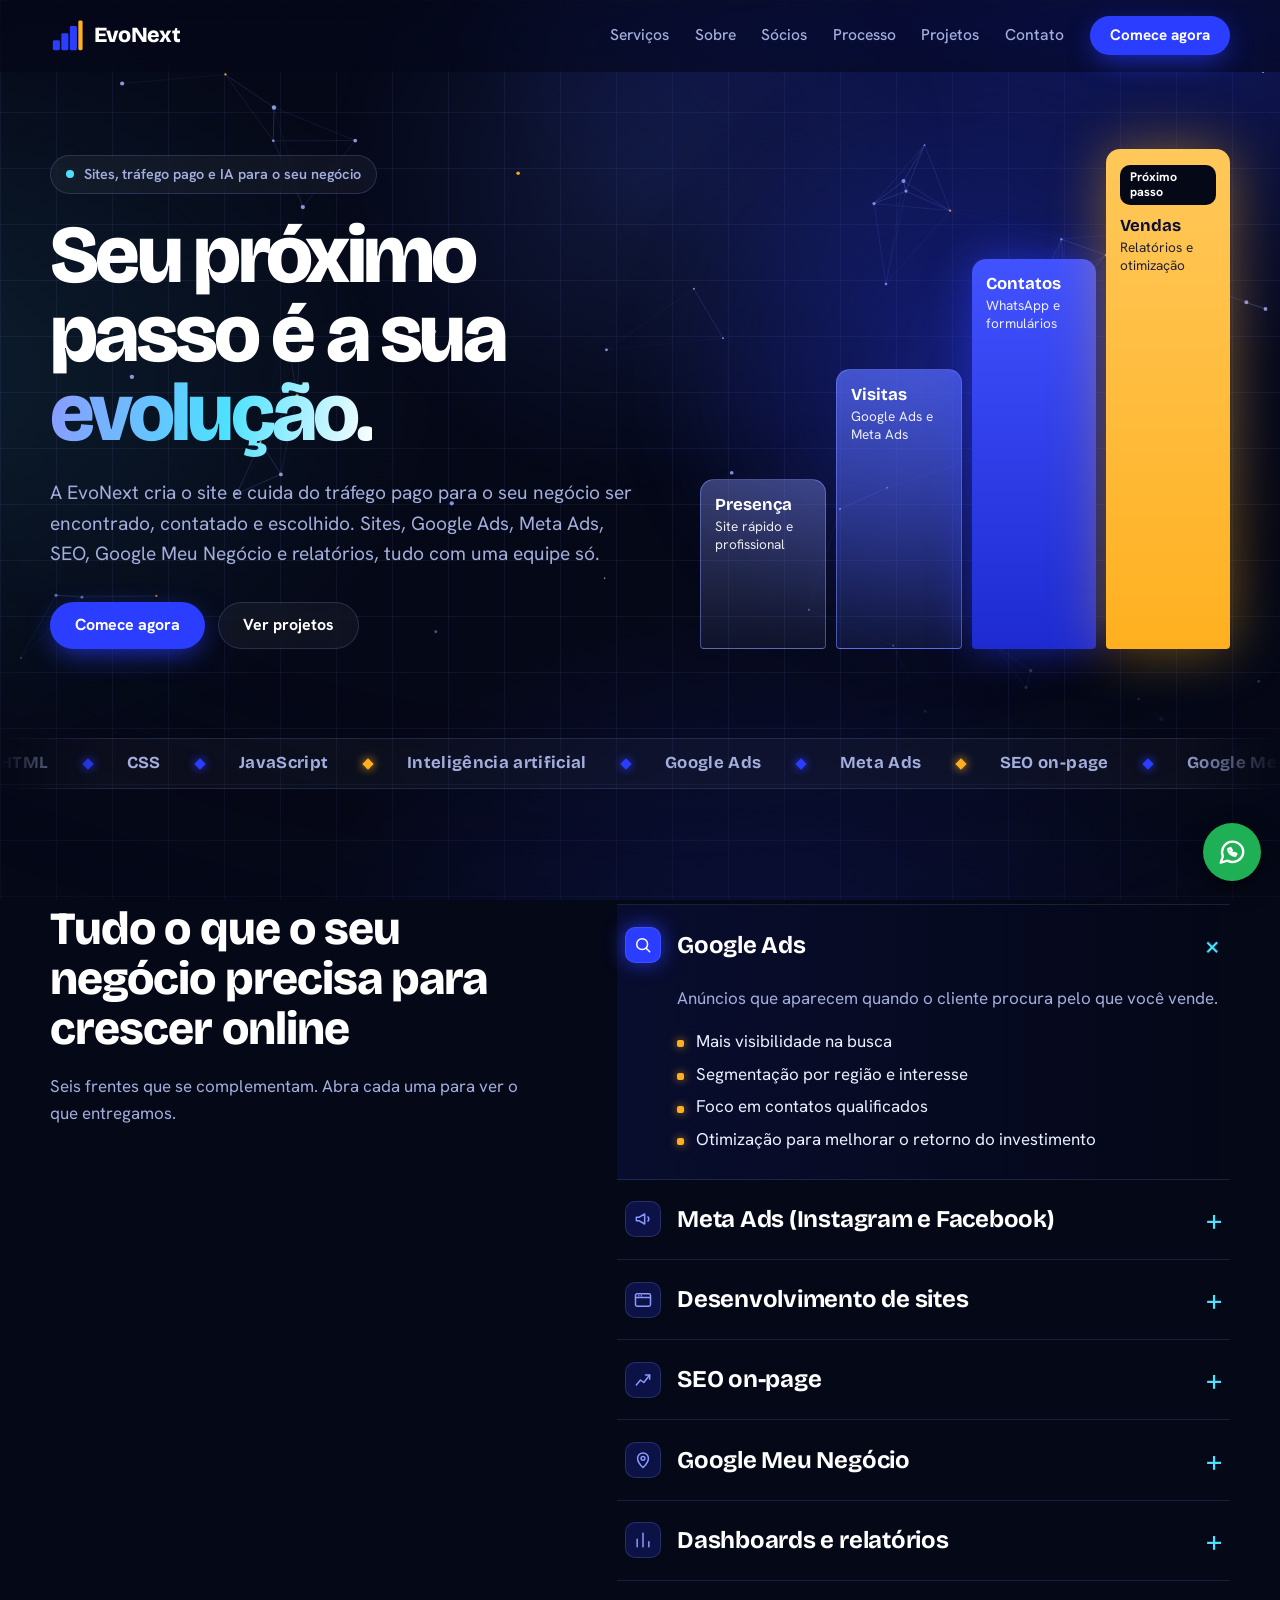
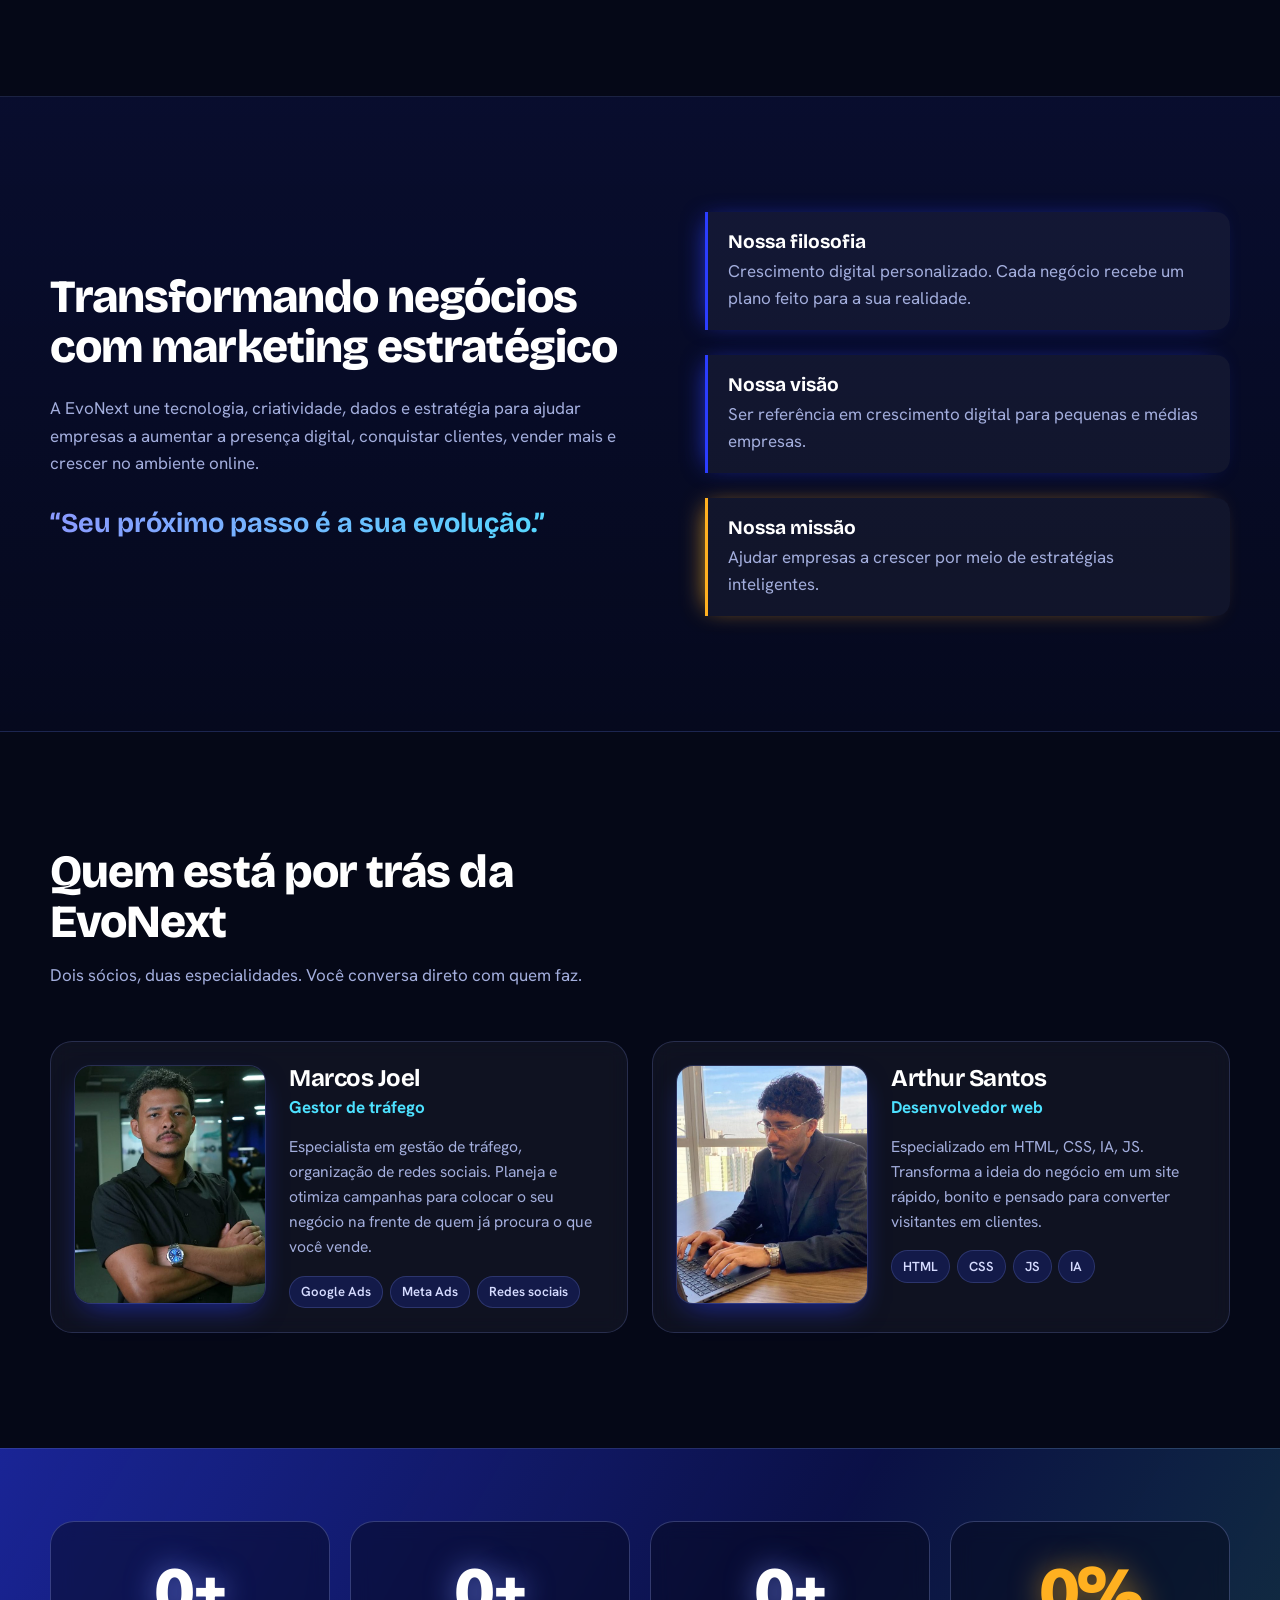
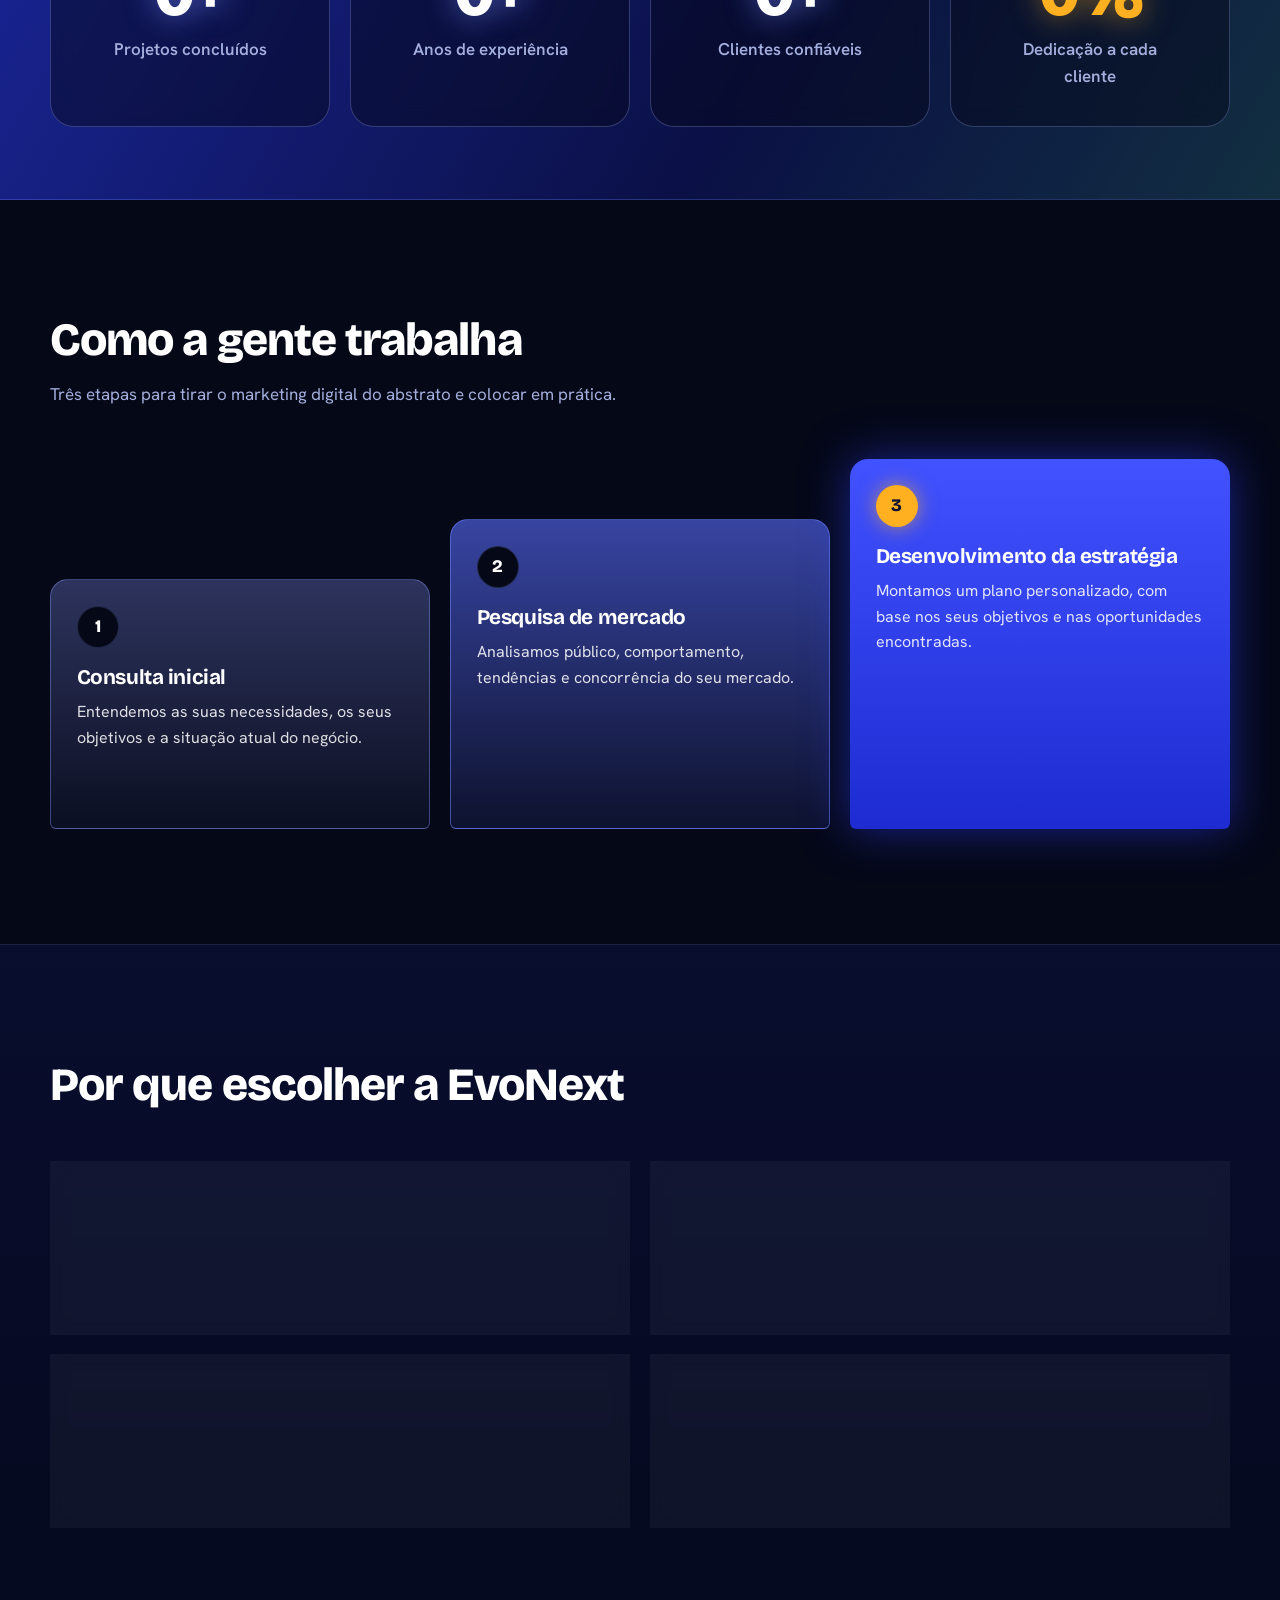
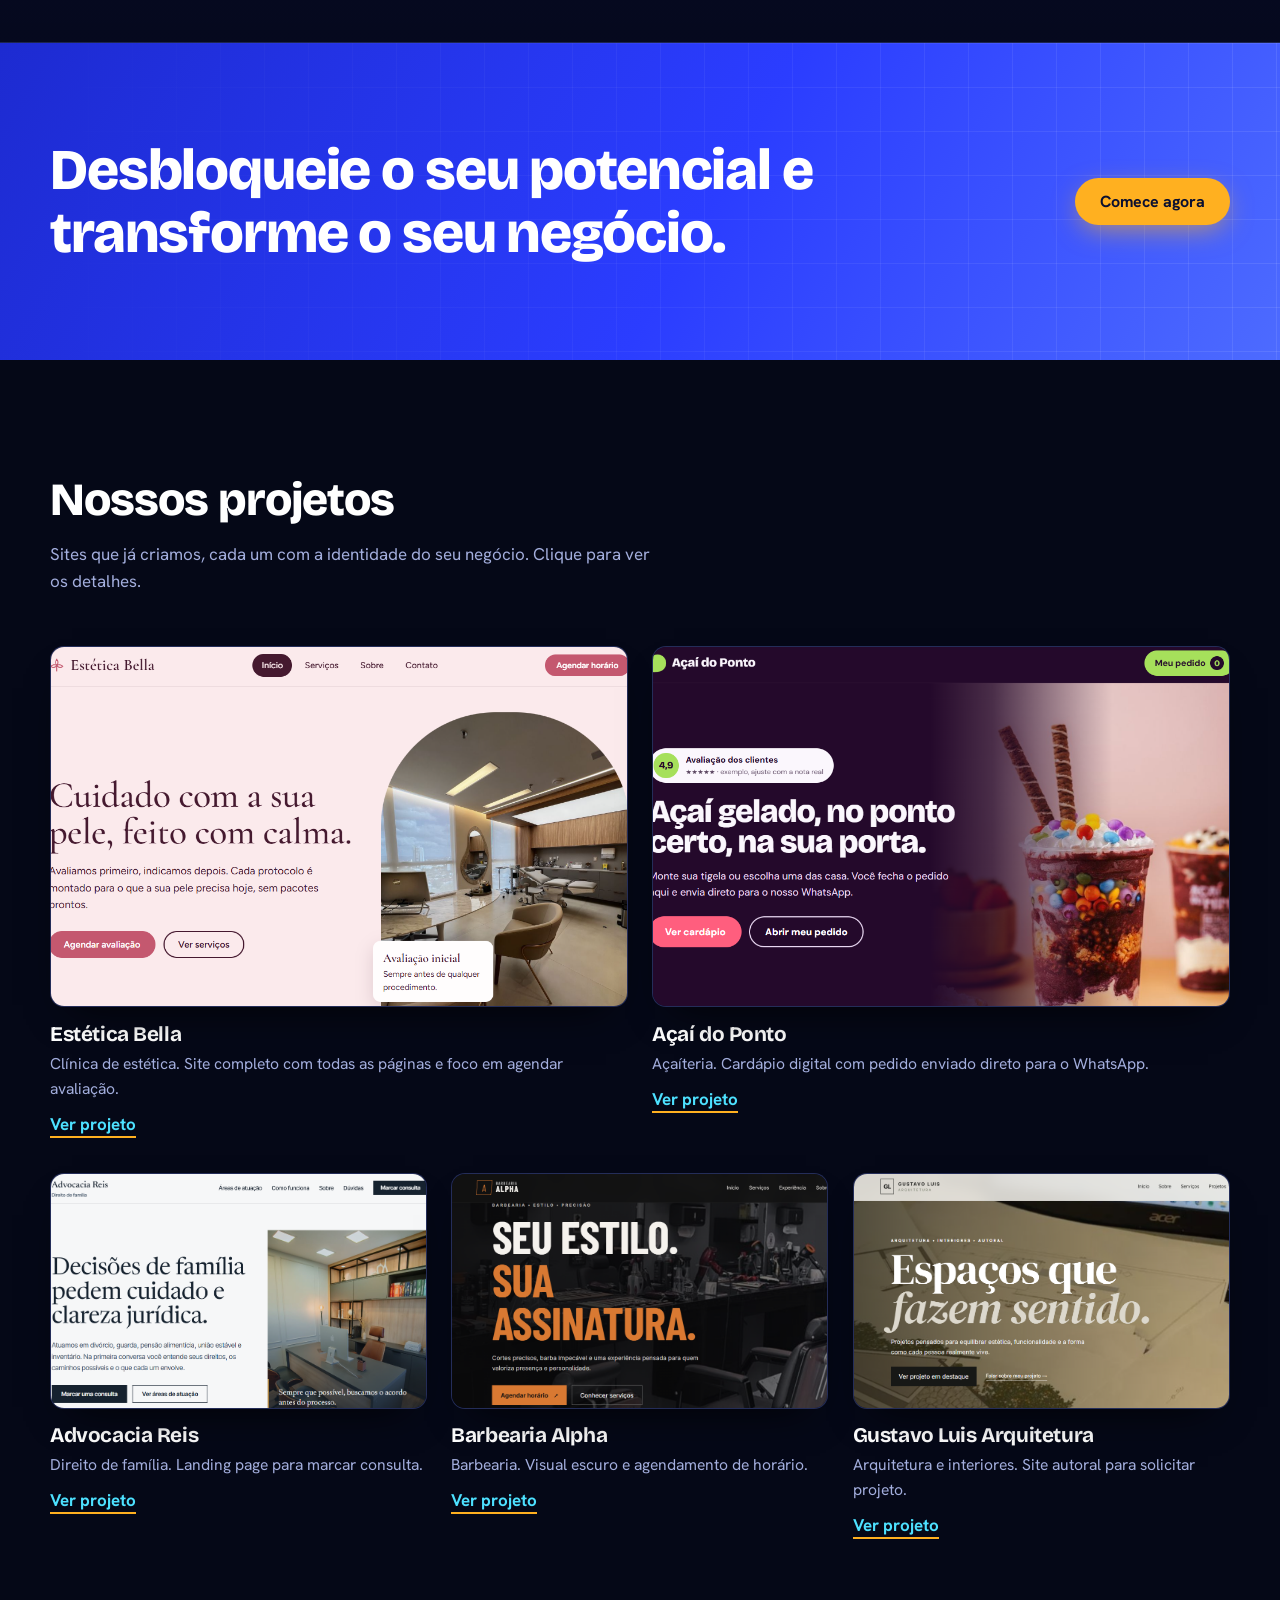
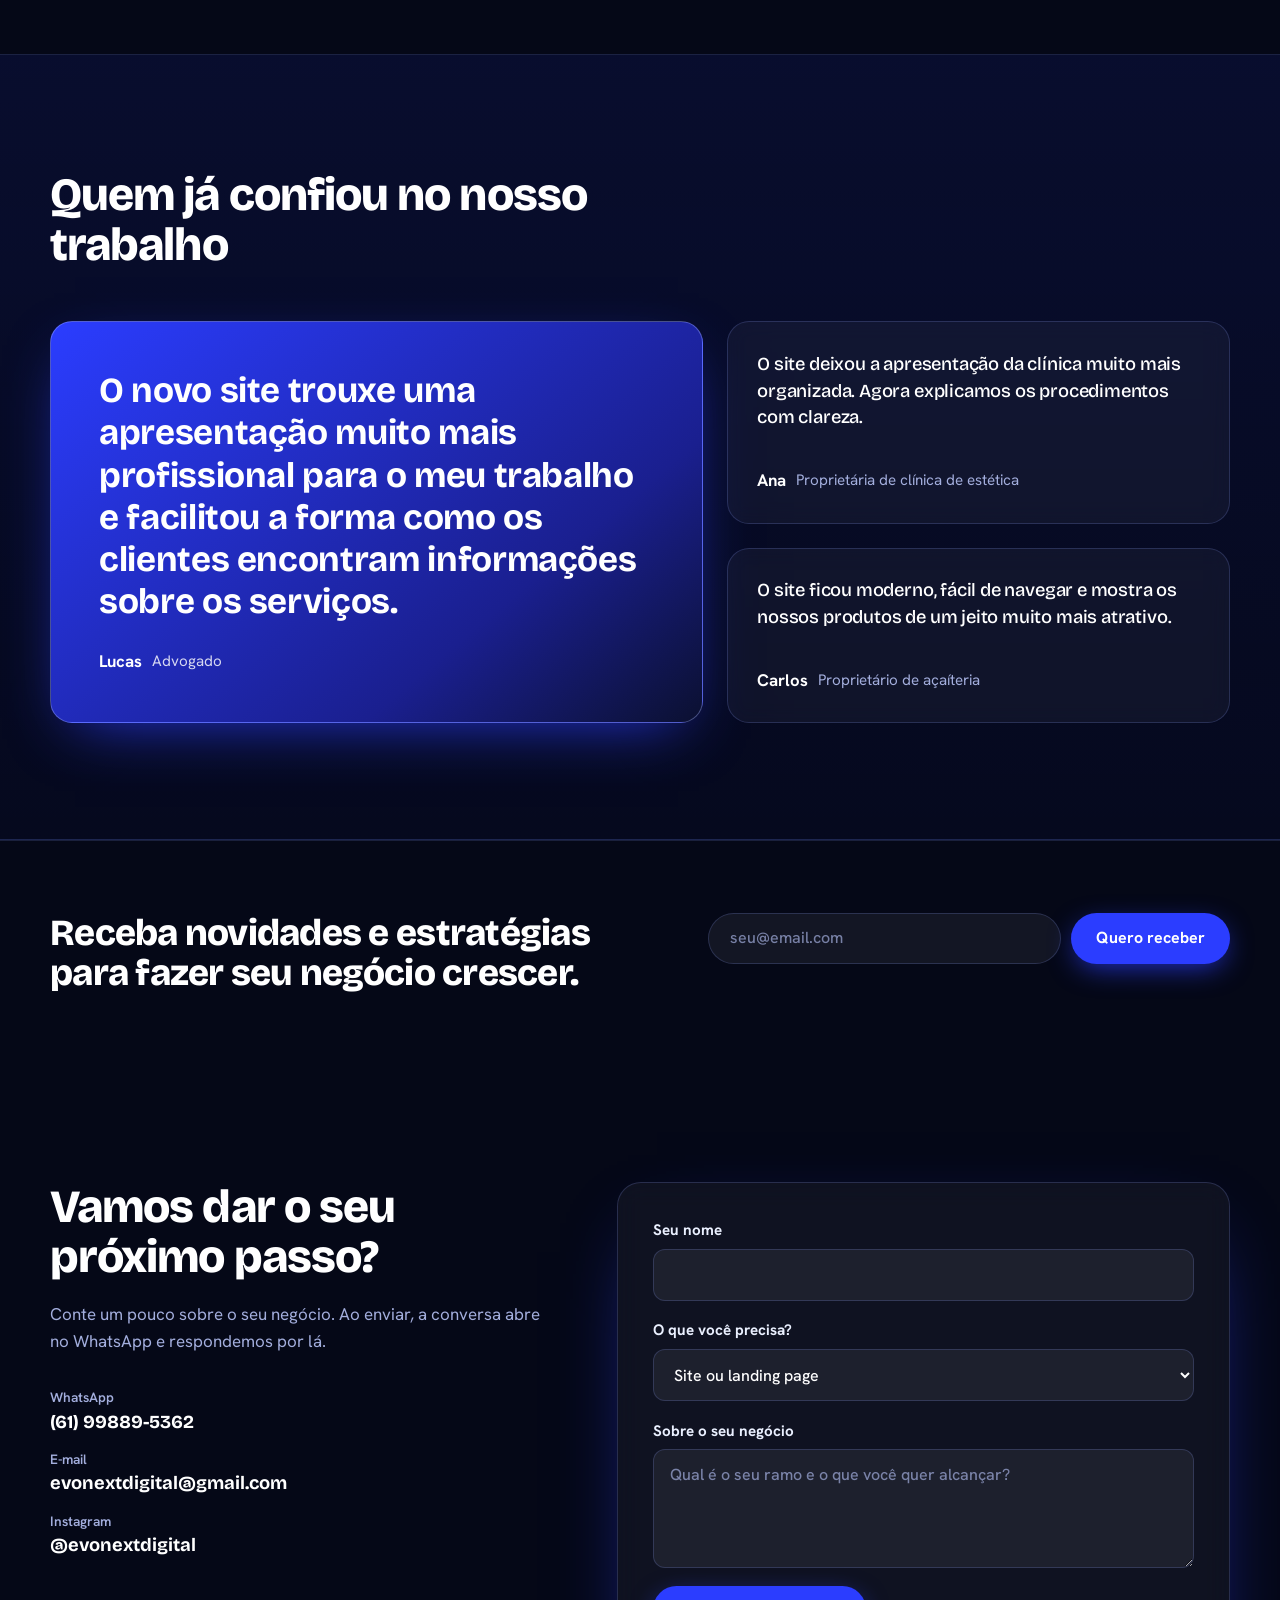
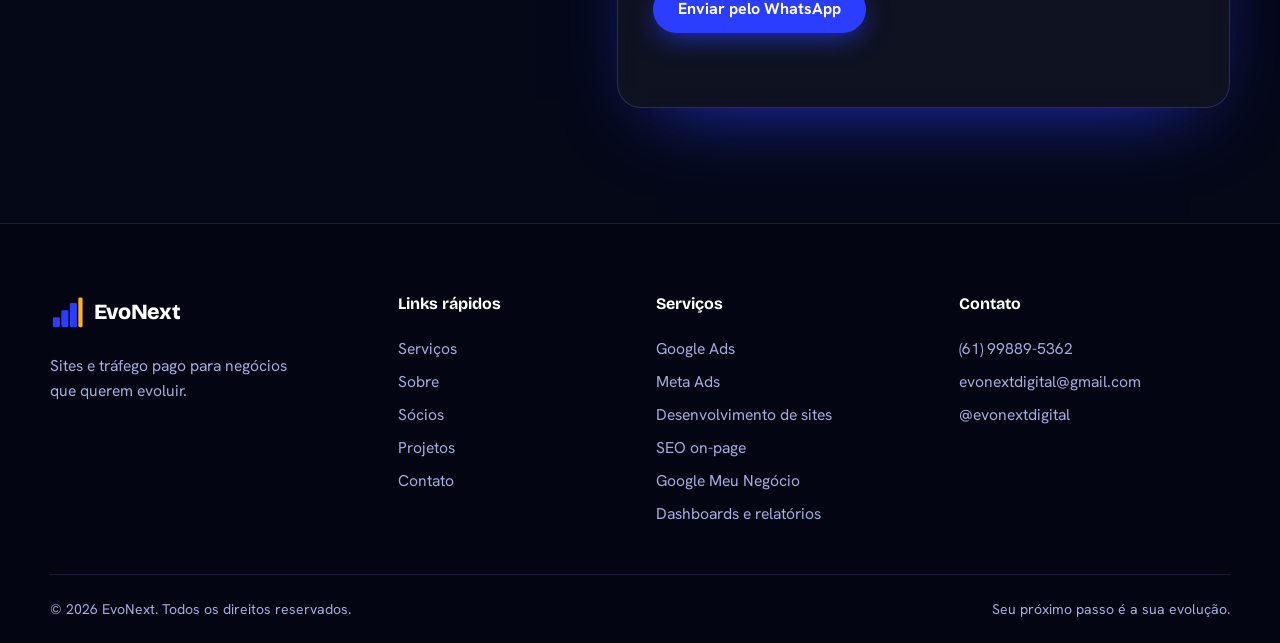
<file: index.html>
<!DOCTYPE html>
<html lang="pt-BR">
<head>
  <meta charset="UTF-8">
  <meta name="viewport" content="width=device-width, initial-scale=1">
  <title>EvoNext | Sites e tráfego pago para o seu negócio crescer</title>
  <meta name="description" content="A EvoNext cria sites e gerencia tráfego pago (Google Ads e Meta Ads) para empresas que querem ser encontradas, contatadas e escolhidas. Seu próximo passo é a sua evolução.">
  <meta name="theme-color" content="#050817">
  <link rel="icon" type="image/svg+xml" href="images/favicon.svg">
  <link rel="preconnect" href="https://fonts.googleapis.com">
  <link rel="preconnect" href="https://fonts.gstatic.com" crossorigin>
  <link href="https://fonts.googleapis.com/css2?family=Bricolage+Grotesque:opsz,wght@12..96,500;12..96,700;12..96,800&family=Hanken+Grotesk:wght@400;500;600;700&display=swap" rel="stylesheet">
  <link rel="stylesheet" href="css/style.css">
</head>
<body>
  <a class="skip" href="#conteudo">Ir para o conteúdo</a>

  <!-- HEADER -->
  <header class="site-header" id="topo">
    <div class="wrap header-in">
      <a class="brand" href="#topo" aria-label="EvoNext, início">
        <img src="images/logo.svg" alt="" width="34" height="34">
        <span>EvoNext</span>
      </a>
      <nav class="nav" id="menu" aria-label="Principal">
        <a href="#servicos">Serviços</a>
        <a href="#sobre">Sobre</a>
        <a href="#socios">Sócios</a>
        <a href="#processo">Processo</a>
        <a href="#projetos">Projetos</a>
        <a href="#contato">Contato</a>
        <a class="btn btn-primary nav-cta" data-whatsapp data-msg="Olá! Vim pelo site da EvoNext e quero começar agora." href="#contato">Comece agora</a>
      </nav>
      <button class="burger" id="burger" aria-expanded="false" aria-controls="menu" aria-label="Abrir menu">
        <span></span><span></span><span></span>
      </button>
    </div>
  </header>

  <main id="conteudo">

    <!-- HERO -->
    <section class="hero">
      <canvas id="fx" class="hero-canvas" aria-hidden="true"></canvas>
      <div class="wrap hero-grid">
        <div class="hero-copy">
          <p class="chip"><span class="dot" aria-hidden="true"></span>Sites, tráfego pago e IA para o seu negócio</p>
          <h1>Seu próximo passo é a sua <span class="grad">evolução.</span></h1>
          <p class="lead">A EvoNext cria o site e cuida do tráfego pago para o seu negócio ser encontrado, contatado e escolhido. Sites, Google Ads, Meta Ads, SEO, Google Meu Negócio e relatórios, tudo com uma equipe só.</p>
          <div class="cta-row">
            <a class="btn btn-primary" data-whatsapp data-msg="Olá! Quero conversar sobre um site e tráfego pago para o meu negócio." href="#contato">Comece agora</a>
            <a class="btn btn-ghost" href="#projetos">Ver projetos</a>
          </div>
        </div>

        <ol class="stairs" aria-label="Como o seu negócio evolui com a EvoNext">
          <li class="step s1"><b>Presença</b><span>Site rápido e profissional</span></li>
          <li class="step s2"><b>Visitas</b><span>Google Ads e Meta Ads</span></li>
          <li class="step s3"><b>Contatos</b><span>WhatsApp e formulários</span></li>
          <li class="step s4"><i class="next">Próximo passo</i><b>Vendas</b><span>Relatórios e otimização</span></li>
        </ol>
      </div>
    </section>

    <!-- FAIXA DE TECNOLOGIAS -->
    <div class="marquee" aria-hidden="true">
      <div class="marquee-track">
        <span>HTML</span><span>CSS</span><span>JavaScript</span><span>Inteligência artificial</span><span>Google Ads</span><span>Meta Ads</span><span>SEO on-page</span><span>Google Meu Negócio</span><span>Dashboards</span><span>Redes sociais</span>
        <span>HTML</span><span>CSS</span><span>JavaScript</span><span>Inteligência artificial</span><span>Google Ads</span><span>Meta Ads</span><span>SEO on-page</span><span>Google Meu Negócio</span><span>Dashboards</span><span>Redes sociais</span>
      </div>
    </div>

    <!-- SERVIÇOS -->
    <section class="sec" id="servicos">
      <div class="wrap split">
        <div class="split-head">
          <h2>Tudo o que o seu negócio precisa para crescer online</h2>
          <p class="muted">Seis frentes que se complementam. Abra cada uma para ver o que entregamos.</p>
        </div>

        <div class="acc">
          <details name="servico" open>
            <summary>
              <svg viewBox="0 0 24 24" aria-hidden="true"><circle cx="11" cy="11" r="6.5"/><path d="m20 20-4.2-4.2"/></svg>
              <span>Google Ads</span>
            </summary>
            <div class="acc-body">
              <p>Anúncios que aparecem quando o cliente procura pelo que você vende.</p>
              <ul><li>Mais visibilidade na busca</li><li>Segmentação por região e interesse</li><li>Foco em contatos qualificados</li><li>Otimização para melhorar o retorno do investimento</li></ul>
            </div>
          </details>
          <details name="servico">
            <summary>
              <svg viewBox="0 0 24 24" aria-hidden="true"><path d="M4 10v4h3l7 4V6L7 10H4Z"/><path d="M18 9.5a4 4 0 0 1 0 5"/></svg>
              <span>Meta Ads (Instagram e Facebook)</span>
            </summary>
            <div class="acc-body">
              <p>Campanhas para colocar a sua marca na frente de quem tem perfil para comprar.</p>
              <ul><li>Reconhecimento de marca</li><li>Engajamento</li><li>Geração de leads</li><li>Vendas</li></ul>
            </div>
          </details>
          <details name="servico">
            <summary>
              <svg viewBox="0 0 24 24" aria-hidden="true"><rect x="3" y="4.5" width="18" height="15" rx="2"/><path d="M3 9h18M7 6.8h.01M10 6.8h.01"/></svg>
              <span>Desenvolvimento de sites</span>
            </summary>
            <div class="acc-body">
              <p>Landing pages e sites completos feitos à mão em HTML, CSS e JavaScript.</p>
              <ul><li>Modernos e responsivos</li><li>Personalizados para o seu negócio</li><li>Pensados para gerar contato e conversão</li><li>Rápidos e prontos para o Google</li></ul>
            </div>
          </details>
          <details name="servico">
            <summary>
              <svg viewBox="0 0 24 24" aria-hidden="true"><path d="M4 18 9 12l4 3 7-9"/><path d="M15 6h5v5"/></svg>
              <span>SEO on-page</span>
            </summary>
            <div class="acc-body">
              <p>Ajustes dentro do próprio site para os mecanismos de busca entenderem e mostrarem melhor a sua empresa.</p>
              <ul><li>Títulos, descrições e estrutura de conteúdo</li><li>Velocidade e boa leitura no celular</li><li>Palavras que o seu cliente realmente pesquisa</li></ul>
            </div>
          </details>
          <details name="servico">
            <summary>
              <svg viewBox="0 0 24 24" aria-hidden="true"><path d="M12 21s6.5-5.6 6.5-11A6.5 6.5 0 0 0 5.5 10C5.5 15.4 12 21 12 21Z"/><circle cx="12" cy="10" r="2.3"/></svg>
              <span>Google Meu Negócio</span>
            </summary>
            <div class="acc-body">
              <p>Perfil da empresa otimizado no Google e no Google Maps, para quem está perto encontrar você primeiro.</p>
              <ul><li>Informações, horários e fotos organizados</li><li>Categorias e serviços bem configurados</li><li>Mais ligações e pedidos de rota</li></ul>
            </div>
          </details>
          <details name="servico">
            <summary>
              <svg viewBox="0 0 24 24" aria-hidden="true"><path d="M5 20V11M12 20V4M19 20v-6"/></svg>
              <span>Dashboards e relatórios</span>
            </summary>
            <div class="acc-body">
              <p>Os números das campanhas explicados de forma simples, para você decidir com clareza.</p>
              <ul><li>Painel com investimento, cliques e contatos</li><li>Relatórios periódicos</li><li>Próximos passos sugeridos a cada análise</li></ul>
            </div>
          </details>
        </div>
      </div>
    </section>

    <!-- SOBRE -->
    <section class="sec sec-mist" id="sobre">
      <div class="wrap about">
        <div>
          <h2>Transformando negócios com marketing estratégico</h2>
          <p>A EvoNext une tecnologia, criatividade, dados e estratégia para ajudar empresas a aumentar a presença digital, conquistar clientes, vender mais e crescer no ambiente online.</p>
          <p class="quote-lema">“Seu próximo passo é a sua evolução.”</p>
        </div>
        <dl class="pillars">
          <div><dt>Nossa filosofia</dt><dd>Crescimento digital personalizado. Cada negócio recebe um plano feito para a sua realidade.</dd></div>
          <div><dt>Nossa visão</dt><dd>Ser referência em crescimento digital para pequenas e médias empresas.</dd></div>
          <div><dt>Nossa missão</dt><dd>Ajudar empresas a crescer por meio de estratégias inteligentes.</dd></div>
        </dl>
      </div>
    </section>

    <!-- SÓCIOS -->
    <section class="sec" id="socios">
      <div class="wrap">
        <div class="sec-head">
          <h2>Quem está por trás da EvoNext</h2>
          <p class="muted">Dois sócios, duas especialidades. Você conversa direto com quem faz.</p>
        </div>
        <div class="people">
          <article class="person">
            <div class="avatar" data-initials="MJ">
              <img src="images/socios/marcos.jpg" alt="Marcos Joel, gestor de tráfego da EvoNext" style="object-position: 45% 18%" onerror="this.remove()">
            </div>
            <div>
              <h3>Marcos Joel</h3>
              <p class="role">Gestor de tráfego</p>
              <p>Especialista em gestão de tráfego, organização de redes sociais. Planeja e otimiza campanhas para colocar o seu negócio na frente de quem já procura o que você vende.</p>
              <ul class="tags"><li>Google Ads</li><li>Meta Ads</li><li>Redes sociais</li></ul>
            </div>
          </article>
          <article class="person">
            <div class="avatar" data-initials="AS">
              <img src="images/socios/arthur.jpg" alt="Arthur Santos, desenvolvedor web da EvoNext" style="object-position: 58% 20%" onerror="this.remove()">
            </div>
            <div>
              <h3>Arthur Santos</h3>
              <p class="role">Desenvolvedor web</p>
              <p> Especializado em HTML, CSS, IA, JS. Transforma a ideia do negócio em um site rápido, bonito e pensado para converter visitantes em clientes.</p>
              <ul class="tags"><li>HTML</li><li>CSS</li><li>JS</li><li>IA</li></ul>
            </div>
          </article>
        </div>
      </div>
    </section>

    <!-- NÚMEROS -->
    <section class="numbers" aria-label="Números da EvoNext">
      <div class="wrap num-grid">
        <div class="num"><strong data-count="30" data-suffix="+">30+</strong><span>Projetos concluídos</span></div>
        <div class="num"><strong data-count="3" data-suffix="+">3+</strong><span>Anos de experiência</span></div>
        <div class="num"><strong data-count="12" data-suffix="+">12+</strong><span>Clientes confiáveis</span></div>
        <div class="num"><strong data-count="100" data-suffix="%">100%</strong><span>Dedicação a cada cliente</span></div>
      </div>
    </section>

    <!-- PROCESSO -->
    <section class="sec" id="processo">
      <div class="wrap">
        <div class="sec-head">
          <h2>Como a gente trabalha</h2>
          <p class="muted">Três etapas para tirar o marketing digital do abstrato e colocar em prática.</p>
        </div>
        <ol class="process">
          <li>
            <span class="p-n">1</span>
            <h3>Consulta inicial</h3>
            <p>Entendemos as suas necessidades, os seus objetivos e a situação atual do negócio.</p>
          </li>
          <li>
            <span class="p-n">2</span>
            <h3>Pesquisa de mercado</h3>
            <p>Analisamos público, comportamento, tendências e concorrência do seu mercado.</p>
          </li>
          <li>
            <span class="p-n">3</span>
            <h3>Desenvolvimento da estratégia</h3>
            <p>Montamos um plano personalizado, com base nos seus objetivos e nas oportunidades encontradas.</p>
          </li>
        </ol>
      </div>
    </section>

    <!-- DIFERENCIAIS -->
    <section class="sec sec-mist" id="diferenciais">
      <div class="wrap">
        <div class="sec-head">
          <h2>Por que escolher a EvoNext</h2>
        </div>
        <div class="reasons">
          <div><h3>Experiência comprovada</h3><p>Sites reais no ar, de clínica de estética a advocacia, passando por açaí, barbearia e arquitetura.</p></div>
          <div><h3>Inovação e adaptabilidade</h3><p>Acompanhamos as mudanças do mercado e das plataformas para o seu negócio não ficar para trás.</p></div>
          <div><h3>Serviços abrangentes</h3><p>Site, anúncios, SEO e relatórios na mesma agência. Nada de correr atrás de vários fornecedores.</p></div>
          <div><h3>Suporte dedicado</h3><p>Acompanhamento contínuo e atendimento personalizado, direto com os sócios.</p></div>
        </div>
      </div>
    </section>

    <!-- CTA -->
    <section class="cta-band">
      <div class="wrap cta-in">
        <h2>Desbloqueie o seu potencial e transforme o seu negócio.</h2>
        <a class="btn btn-amber" data-whatsapp data-msg="Olá! Quero desbloquear o potencial do meu negócio com a EvoNext." href="#contato">Comece agora</a>
      </div>
    </section>

    <!-- PROJETOS -->
    <section class="sec" id="projetos">
      <div class="wrap">
        <div class="sec-head">
          <h2>Nossos projetos</h2>
          <p class="muted">Sites que já criamos, cada um com a identidade do seu negócio. Clique para ver os detalhes.</p>
        </div>
        <div class="projects">
          <a class="proj proj-lg" href="estetica-bella/index.html">
            <div class="shot"><img src="images/projetos/estetica-bella.png" alt="Página inicial do site Estética Bella" loading="lazy"></div>
            <div class="proj-info"><h3>Estética Bella</h3><p>Clínica de estética. Site completo com todas as páginas e foco em agendar avaliação.</p><span class="link">Ver projeto</span></div>
          </a>
          <a class="proj proj-lg" href="acai-do-ponto/index.html">
            <div class="shot"><img src="images/projetos/acai-do-ponto.png" alt="Página inicial do site Açaí do Ponto" loading="lazy"></div>
            <div class="proj-info"><h3>Açaí do Ponto</h3><p>Açaíteria. Cardápio digital com pedido enviado direto para o WhatsApp.</p><span class="link">Ver projeto</span></div>
          </a>
          <a class="proj" href="advocacia-reis/index.html">
            <div class="shot"><img src="images/projetos/advocacia-reis.png" alt="Página inicial do site Advocacia Reis" loading="lazy"></div>
            <div class="proj-info"><h3>Advocacia Reis</h3><p>Direito de família. Landing page para marcar consulta.</p><span class="link">Ver projeto</span></div>
          </a>
          <a class="proj" href="barbearia-alpha/index.html">
            <div class="shot"><img src="images/projetos/barbearia-alpha.png" alt="Página inicial do site Barbearia Alpha" loading="lazy"></div>
            <div class="proj-info"><h3>Barbearia Alpha</h3><p>Barbearia. Visual escuro e agendamento de horário.</p><span class="link">Ver projeto</span></div>
          </a>
          <a class="proj" href="gustavo-luis-arquitetura/index.html">
            <div class="shot"><img src="images/projetos/gustavo-luis-arquitetura.png" alt="Página inicial do site Gustavo Luis Arquitetura" loading="lazy"></div>
            <div class="proj-info"><h3>Gustavo Luis Arquitetura</h3><p>Arquitetura e interiores. Site autoral para solicitar projeto.</p><span class="link">Ver projeto</span></div>
          </a>
        </div>
      </div>
    </section>

    <!-- DEPOIMENTOS -->
    <section class="sec sec-mist" id="depoimentos">
      <div class="wrap">
        <div class="sec-head">
          <h2>Quem já confiou no nosso trabalho</h2>
        </div>
        <div class="quotes">
          <figure class="quote quote-lg">
            <blockquote>O novo site trouxe uma apresentação muito mais profissional para o meu trabalho e facilitou a forma como os clientes encontram informações sobre os serviços.</blockquote>
            <figcaption><b>Lucas</b>Advogado</figcaption>
          </figure>
          <figure class="quote">
            <blockquote>O site deixou a apresentação da clínica muito mais organizada. Agora explicamos os procedimentos com clareza.</blockquote>
            <figcaption><b>Ana</b>Proprietária de clínica de estética</figcaption>
          </figure>
          <figure class="quote">
            <blockquote>O site ficou moderno, fácil de navegar e mostra os nossos produtos de um jeito muito mais atrativo.</blockquote>
            <figcaption><b>Carlos</b>Proprietário de açaíteria</figcaption>
          </figure>
        </div>
      </div>
    </section>

    <!-- NEWSLETTER -->
    <section class="news">
      <div class="wrap news-in">
        <div>
          <h2>Receba novidades e estratégias para fazer seu negócio crescer.</h2>
        </div>
        <form id="form-news" class="news-form" novalidate>
          <label class="sr" for="news-email">E-mail</label>
          <input id="news-email" name="email" type="email" placeholder="seu@email.com" autocomplete="email" required>
          <button class="btn btn-primary" type="submit">Quero receber</button>
          <p class="form-msg" id="news-msg" role="status" aria-live="polite"></p>
        </form>
      </div>
    </section>

    <!-- CONTATO -->
    <section class="sec" id="contato">
      <div class="wrap split">
        <div class="split-head">
          <h2>Vamos dar o seu próximo passo?</h2>
          <p class="muted">Conte um pouco sobre o seu negócio. Ao enviar, a conversa abre no WhatsApp e respondemos por lá.</p>
          <ul class="contact-list">
            <li><span>WhatsApp</span><a data-whatsapp data-msg="Olá! Vim pelo site da EvoNext." data-show="phone" href="#contato">(61) 99889-5362</a></li>
            <li><span>E-mail</span><a data-show="email" href="mailto:evonextdigital@gmail.com">evonextdigital@gmail.com</a></li>
            <li><span>Instagram</span><a data-show="instagram" href="https://www.instagram.com/evonextdigital/" target="_blank" rel="noopener">@evonextdigital</a></li>
          </ul>
        </div>

        <form id="form-contato" class="form" novalidate>
          <div class="field">
            <label for="nome">Seu nome</label>
            <input id="nome" name="nome" type="text" autocomplete="name" required>
          </div>
          <div class="field">
            <label for="servico">O que você precisa?</label>
            <select id="servico" name="servico">
              <option>Site ou landing page</option>
              <option>Tráfego pago (Google Ads e Meta Ads)</option>
              <option>SEO e Google Meu Negócio</option>
              <option>Site e tráfego juntos</option>
              <option>Ainda não sei, quero uma conversa</option>
            </select>
          </div>
          <div class="field">
            <label for="mensagem">Sobre o seu negócio</label>
            <textarea id="mensagem" name="mensagem" rows="4" placeholder="Qual é o seu ramo e o que você quer alcançar?"></textarea>
          </div>
          <button class="btn btn-primary" type="submit">Enviar pelo WhatsApp</button>
          <p class="form-msg" id="contato-msg" role="status" aria-live="polite"></p>
        </form>
      </div>
    </section>
  </main>

  <!-- RODAPÉ -->
  <footer class="footer">
    <div class="wrap foot-grid">
      <div class="foot-brand">
        <a class="brand brand-light" href="#topo" aria-label="EvoNext, voltar ao topo">
          <img src="images/logo.svg" alt="" width="34" height="34"><span>EvoNext</span>
        </a>
        <p>Sites e tráfego pago para negócios que querem evoluir.</p>
      </div>
      <nav aria-label="Links rápidos">
        <h4>Links rápidos</h4>
        <a href="#servicos">Serviços</a>
        <a href="#sobre">Sobre</a>
        <a href="#socios">Sócios</a>
        <a href="#projetos">Projetos</a>
        <a href="#contato">Contato</a>
      </nav>
      <div>
        <h4>Serviços</h4>
        <a href="#servicos">Google Ads</a>
        <a href="#servicos">Meta Ads</a>
        <a href="#servicos">Desenvolvimento de sites</a>
        <a href="#servicos">SEO on-page</a>
        <a href="#servicos">Google Meu Negócio</a>
        <a href="#servicos">Dashboards e relatórios</a>
      </div>
      <div>
        <h4>Contato</h4>
        <a data-whatsapp data-msg="Olá! Vim pelo site da EvoNext." data-show="phone" href="#contato">(61) 99889-5362</a>
        <a data-show="email" href="mailto:evonextdigital@gmail.com">evonextdigital@gmail.com</a>
        <a data-show="instagram" href="https://www.instagram.com/evonextdigital/" target="_blank" rel="noopener">@evonextdigital</a>
      </div>
    </div>
    <div class="wrap foot-base">
      <span>© <span id="ano">2026</span> EvoNext. Todos os direitos reservados.</span>
      <span>Seu próximo passo é a sua evolução.</span>
    </div>
  </footer>

  <a class="wa-float" data-whatsapp data-msg="Olá! Vim pelo site da EvoNext." href="#contato" aria-label="Falar no WhatsApp">
    <svg viewBox="0 0 24 24" aria-hidden="true"><path d="M21 11.5a8.5 8.5 0 0 1-12.6 7.4L3 20.5l1.7-5A8.5 8.5 0 1 1 21 11.5Z"/><path d="M9 9.5c0 3 2.500 5.500 5.500 5.500l1-1.500-1.800-.9-.8.800a4 4 0 0 1-1.800-1.800l.8-.8-.9-1.800Z"/></svg>
  </a>

  <script src="js/main.js"></script>
</body>
</html>
</file>
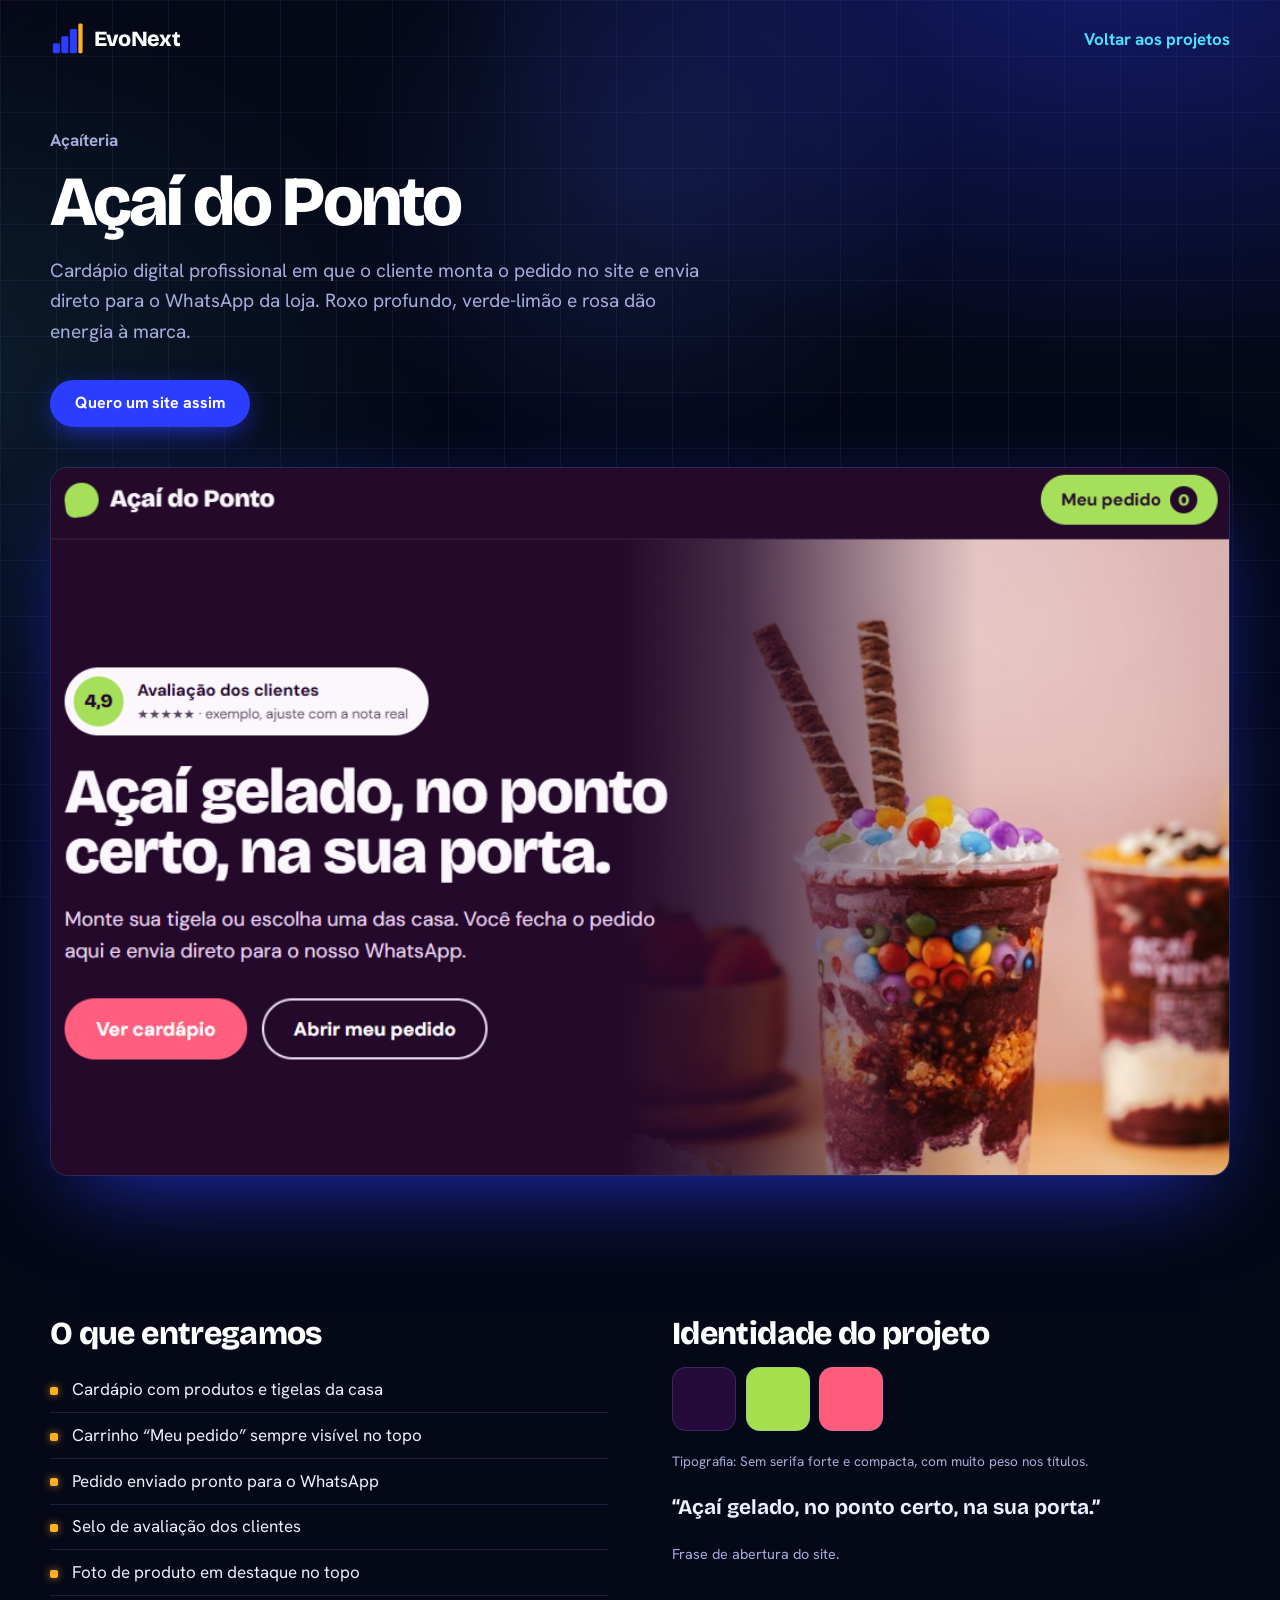
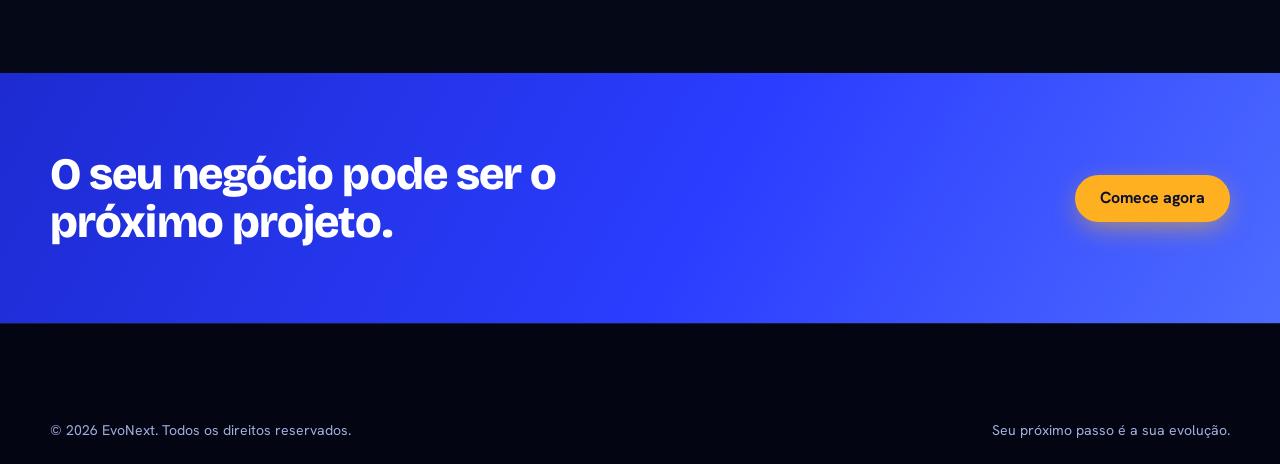
<file: acai-do-ponto/index.html>
<!DOCTYPE html>
<html lang="pt-BR">
<head>
  <meta charset="UTF-8">
  <meta name="viewport" content="width=device-width, initial-scale=1">
  <title>Açaí do Ponto | Projeto EvoNext</title>
  <meta name="description" content="Açaí do Ponto: Açaíteria. Projeto de site desenvolvido pela EvoNext.">
  <link rel="icon" type="image/svg+xml" href="../images/favicon.svg">
  <link rel="preconnect" href="https://fonts.googleapis.com">
  <link rel="preconnect" href="https://fonts.gstatic.com" crossorigin>
  <link href="https://fonts.googleapis.com/css2?family=Bricolage+Grotesque:opsz,wght@12..96,500;12..96,700;12..96,800&family=Hanken+Grotesk:wght@400;500;600;700&display=swap" rel="stylesheet">
  <link rel="stylesheet" href="../css/style.css">
</head>
<body>
  <header class="case-top wrap">
    <div style="display:flex;justify-content:space-between;align-items:center;gap:1rem;flex-wrap:wrap">
      <a class="brand" href="../index.html" aria-label="EvoNext, página inicial"><img src="../images/logo.svg" alt="" width="34" height="34"><span>EvoNext</span></a>
      <a class="back" href="../index.html#projetos">Voltar aos projetos</a>
    </div>
  </header>

  <main>
    <section class="case-hero wrap">
      <p class="muted" style="font-weight:700;margin-bottom:.6rem">Açaíteria</p>
      <h1>Açaí do Ponto</h1>
      <p class="lead">Cardápio digital profissional em que o cliente monta o pedido no site e envia direto para o WhatsApp da loja. Roxo profundo, verde-limão e rosa dão energia à marca.</p>
      <div class="cta-row" style="margin-bottom:2.5rem">
        <a class="btn btn-primary" data-whatsapp data-msg="Olá! Vi o projeto Açaí do Ponto no site da EvoNext e quero um site assim." href="../index.html#contato">Quero um site assim</a>
        <!-- Quando o site estiver no ar, descomente a linha abaixo e cole o link:
        <a class="btn btn-ghost" href="COLE-O-LINK-DO-SITE-AQUI" target="_blank" rel="noopener">Abrir o site</a> -->
      </div>
      <div class="case-shot"><img src="../images/projetos/acai-do-ponto.png" alt="Página inicial do site Açaí do Ponto" width="1200"></div>
    </section>

    <section class="wrap case-body">
      <div>
        <h2>O que entregamos</h2>
        <ul>
          <li>Cardápio com produtos e tigelas da casa</li>
          <li>Carrinho “Meu pedido” sempre visível no topo</li>
          <li>Pedido enviado pronto para o WhatsApp</li>
          <li>Selo de avaliação dos clientes</li>
          <li>Foto de produto em destaque no topo</li>
        </ul>
      </div>
      <div>
        <h2>Identidade do projeto</h2>
        <div class="swatches" aria-label="Cores do projeto">
          <span class="swatch" style="background:#250A3A" title="#250A3A"></span>
          <span class="swatch" style="background:#A6E04F" title="#A6E04F"></span>
          <span class="swatch" style="background:#FF5C7C" title="#FF5C7C"></span>
        </div>
        <p class="swatch-label">Tipografia: Sem serifa forte e compacta, com muito peso nos títulos.</p>
        <p style="margin-top:1.4rem;font:700 1.3rem/1.25 var(--f-display)">“Açaí gelado, no ponto certo, na sua porta.”</p>
        <p class="case-note">Frase de abertura do site.</p>
      </div>
    </section>
  </main>

  <section class="case-cta">
    <div class="wrap cta-in">
      <h2>O seu negócio pode ser o próximo projeto.</h2>
      <a class="btn btn-amber" data-whatsapp data-msg="Olá! Quero conversar sobre um site para o meu negócio." href="../index.html#contato">Comece agora</a>
    </div>
  </section>

  <footer class="footer">
    <div class="wrap foot-base" style="border-top:0">
      <span>© <span id="ano">2026</span> EvoNext. Todos os direitos reservados.</span>
      <span>Seu próximo passo é a sua evolução.</span>
    </div>
  </footer>
  <script src="../js/main.js"></script>
</body>
</html>
</file>
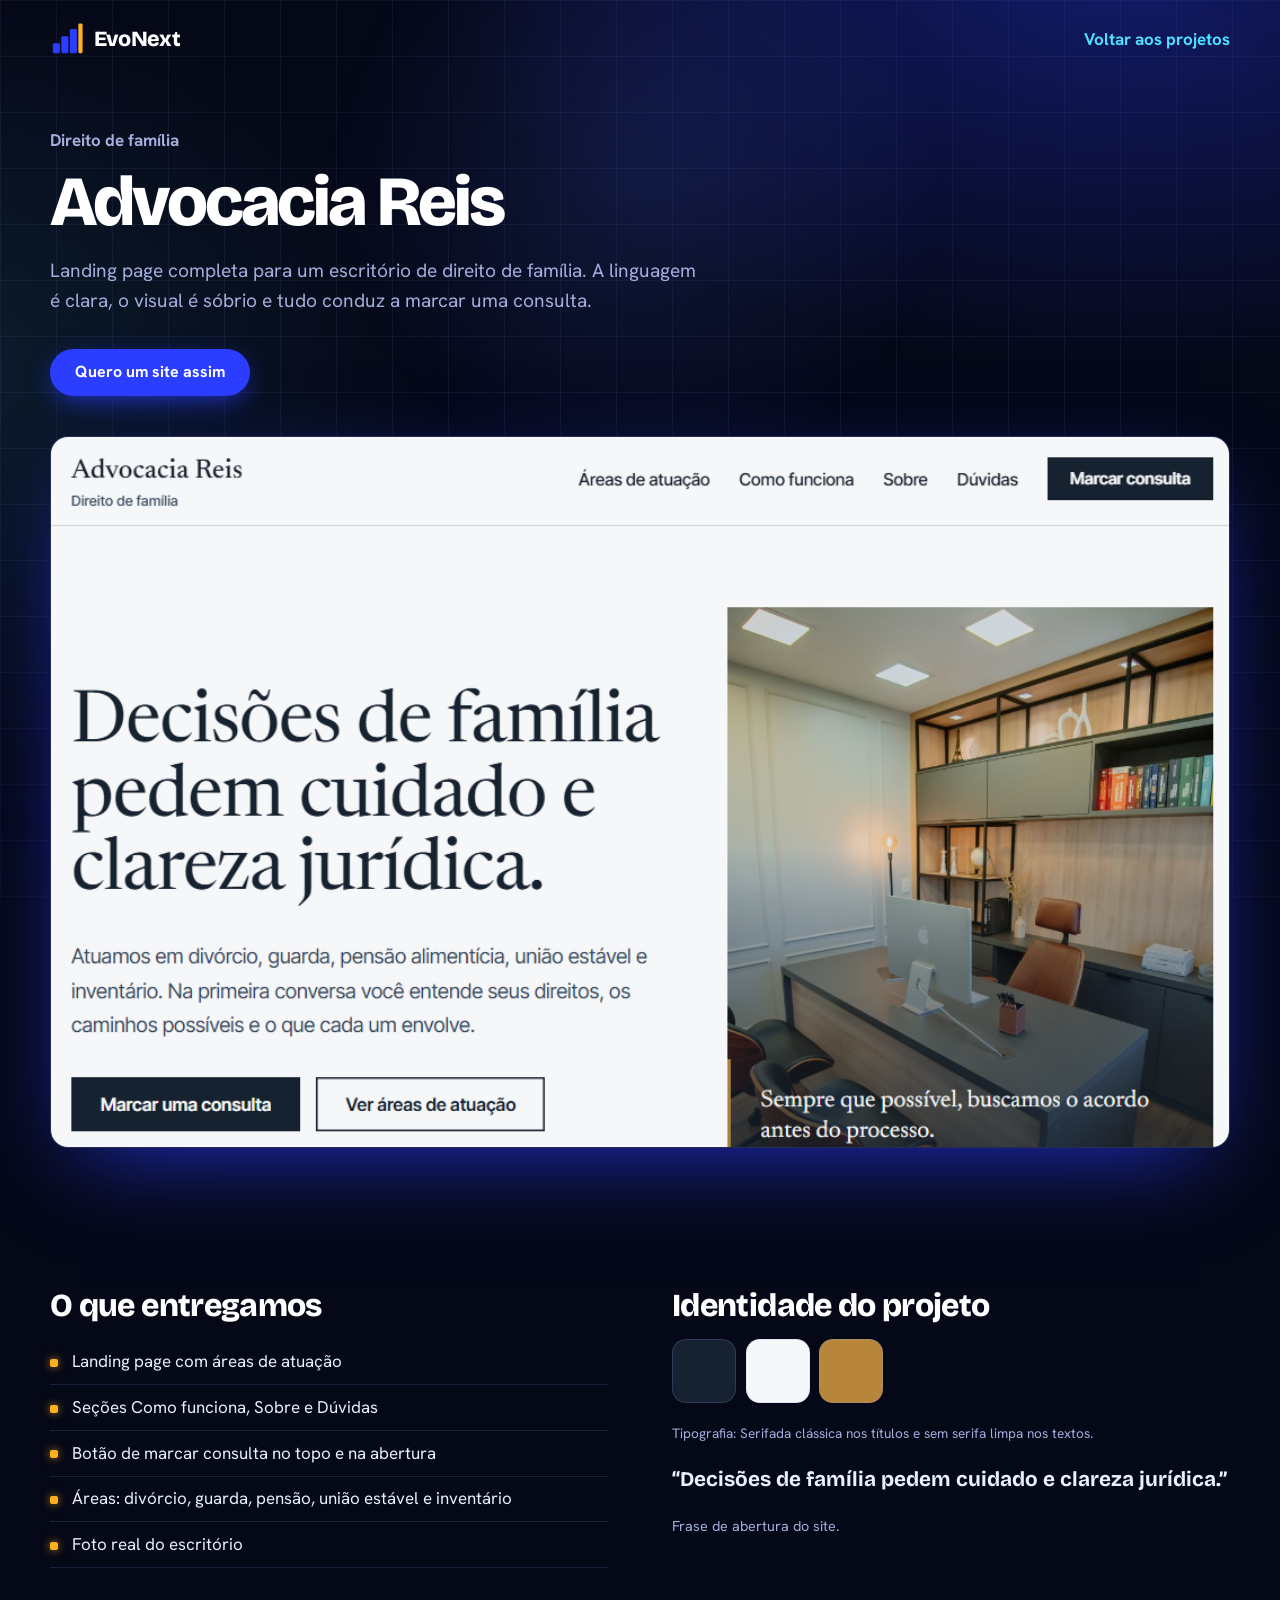
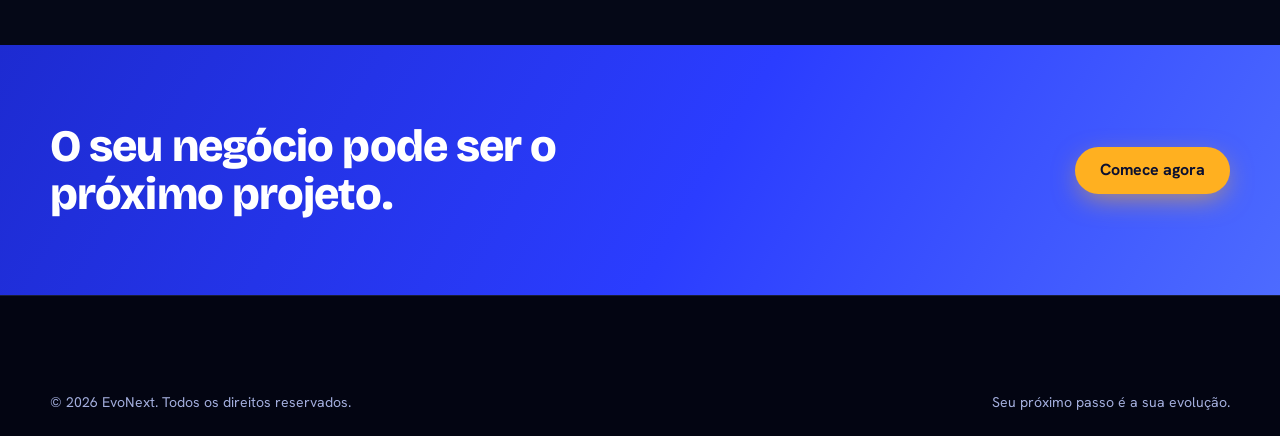
<file: advocacia-reis/index.html>
<!DOCTYPE html>
<html lang="pt-BR">
<head>
  <meta charset="UTF-8">
  <meta name="viewport" content="width=device-width, initial-scale=1">
  <title>Advocacia Reis | Projeto EvoNext</title>
  <meta name="description" content="Advocacia Reis: Direito de família. Projeto de site desenvolvido pela EvoNext.">
  <link rel="icon" type="image/svg+xml" href="../images/favicon.svg">
  <link rel="preconnect" href="https://fonts.googleapis.com">
  <link rel="preconnect" href="https://fonts.gstatic.com" crossorigin>
  <link href="https://fonts.googleapis.com/css2?family=Bricolage+Grotesque:opsz,wght@12..96,500;12..96,700;12..96,800&family=Hanken+Grotesk:wght@400;500;600;700&display=swap" rel="stylesheet">
  <link rel="stylesheet" href="../css/style.css">
</head>
<body>
  <header class="case-top wrap">
    <div style="display:flex;justify-content:space-between;align-items:center;gap:1rem;flex-wrap:wrap">
      <a class="brand" href="../index.html" aria-label="EvoNext, página inicial"><img src="../images/logo.svg" alt="" width="34" height="34"><span>EvoNext</span></a>
      <a class="back" href="../index.html#projetos">Voltar aos projetos</a>
    </div>
  </header>

  <main>
    <section class="case-hero wrap">
      <p class="muted" style="font-weight:700;margin-bottom:.6rem">Direito de família</p>
      <h1>Advocacia Reis</h1>
      <p class="lead">Landing page completa para um escritório de direito de família. A linguagem é clara, o visual é sóbrio e tudo conduz a marcar uma consulta.</p>
      <div class="cta-row" style="margin-bottom:2.5rem">
        <a class="btn btn-primary" data-whatsapp data-msg="Olá! Vi o projeto Advocacia Reis no site da EvoNext e quero um site assim." href="../index.html#contato">Quero um site assim</a>
        <!-- Quando o site estiver no ar, descomente a linha abaixo e cole o link:
        <a class="btn btn-ghost" href="COLE-O-LINK-DO-SITE-AQUI" target="_blank" rel="noopener">Abrir o site</a> -->
      </div>
      <div class="case-shot"><img src="../images/projetos/advocacia-reis.png" alt="Página inicial do site Advocacia Reis" width="1200"></div>
    </section>

    <section class="wrap case-body">
      <div>
        <h2>O que entregamos</h2>
        <ul>
          <li>Landing page com áreas de atuação</li>
          <li>Seções Como funciona, Sobre e Dúvidas</li>
          <li>Botão de marcar consulta no topo e na abertura</li>
          <li>Áreas: divórcio, guarda, pensão, união estável e inventário</li>
          <li>Foto real do escritório</li>
        </ul>
      </div>
      <div>
        <h2>Identidade do projeto</h2>
        <div class="swatches" aria-label="Cores do projeto">
          <span class="swatch" style="background:#16222F" title="#16222F"></span>
          <span class="swatch" style="background:#F5F7F9" title="#F5F7F9"></span>
          <span class="swatch" style="background:#B8863B" title="#B8863B"></span>
        </div>
        <p class="swatch-label">Tipografia: Serifada clássica nos títulos e sem serifa limpa nos textos.</p>
        <p style="margin-top:1.4rem;font:700 1.3rem/1.25 var(--f-display)">“Decisões de família pedem cuidado e clareza jurídica.”</p>
        <p class="case-note">Frase de abertura do site.</p>
      </div>
    </section>
  </main>

  <section class="case-cta">
    <div class="wrap cta-in">
      <h2>O seu negócio pode ser o próximo projeto.</h2>
      <a class="btn btn-amber" data-whatsapp data-msg="Olá! Quero conversar sobre um site para o meu negócio." href="../index.html#contato">Comece agora</a>
    </div>
  </section>

  <footer class="footer">
    <div class="wrap foot-base" style="border-top:0">
      <span>© <span id="ano">2026</span> EvoNext. Todos os direitos reservados.</span>
      <span>Seu próximo passo é a sua evolução.</span>
    </div>
  </footer>
  <script src="../js/main.js"></script>
</body>
</html>
</file>
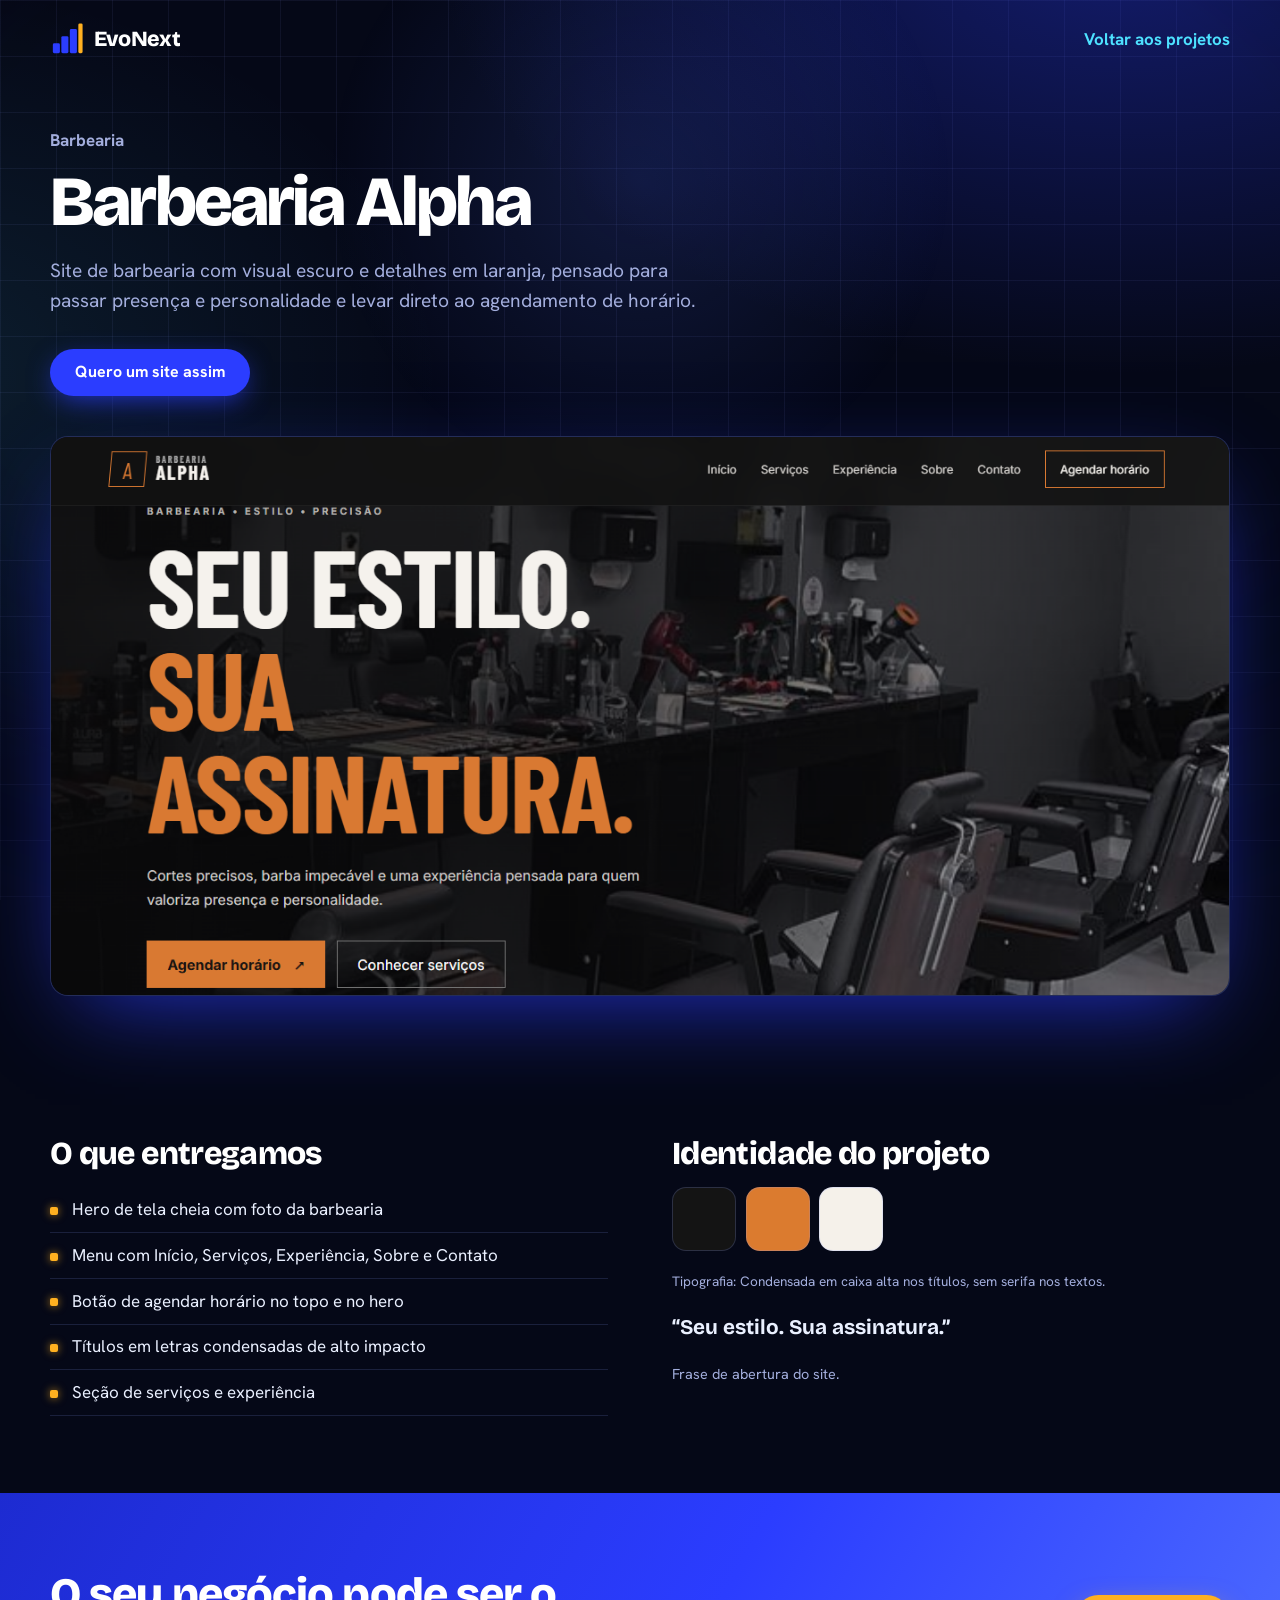
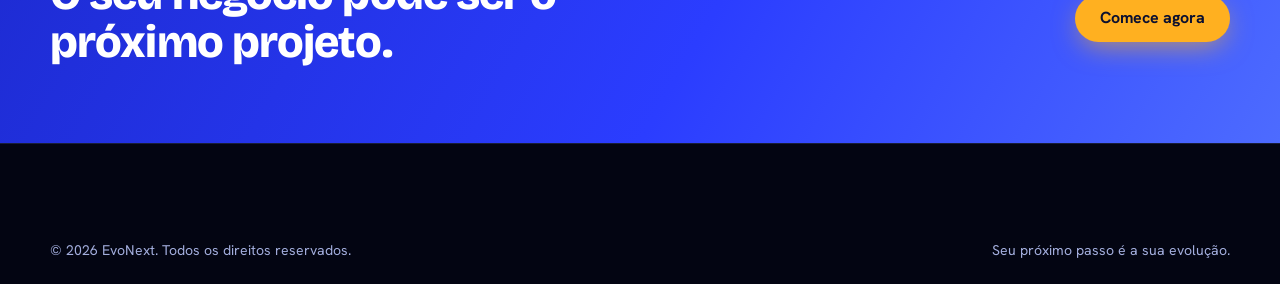
<file: barbearia-alpha/index.html>
<!DOCTYPE html>
<html lang="pt-BR">
<head>
  <meta charset="UTF-8">
  <meta name="viewport" content="width=device-width, initial-scale=1">
  <title>Barbearia Alpha | Projeto EvoNext</title>
  <meta name="description" content="Barbearia Alpha: Barbearia. Projeto de site desenvolvido pela EvoNext.">
  <link rel="icon" type="image/svg+xml" href="../images/favicon.svg">
  <link rel="preconnect" href="https://fonts.googleapis.com">
  <link rel="preconnect" href="https://fonts.gstatic.com" crossorigin>
  <link href="https://fonts.googleapis.com/css2?family=Bricolage+Grotesque:opsz,wght@12..96,500;12..96,700;12..96,800&family=Hanken+Grotesk:wght@400;500;600;700&display=swap" rel="stylesheet">
  <link rel="stylesheet" href="../css/style.css">
</head>
<body>
  <header class="case-top wrap">
    <div style="display:flex;justify-content:space-between;align-items:center;gap:1rem;flex-wrap:wrap">
      <a class="brand" href="../index.html" aria-label="EvoNext, página inicial"><img src="../images/logo.svg" alt="" width="34" height="34"><span>EvoNext</span></a>
      <a class="back" href="../index.html#projetos">Voltar aos projetos</a>
    </div>
  </header>

  <main>
    <section class="case-hero wrap">
      <p class="muted" style="font-weight:700;margin-bottom:.6rem">Barbearia</p>
      <h1>Barbearia Alpha</h1>
      <p class="lead">Site de barbearia com visual escuro e detalhes em laranja, pensado para passar presença e personalidade e levar direto ao agendamento de horário.</p>
      <div class="cta-row" style="margin-bottom:2.5rem">
        <a class="btn btn-primary" data-whatsapp data-msg="Olá! Vi o projeto Barbearia Alpha no site da EvoNext e quero um site assim." href="../index.html#contato">Quero um site assim</a>
        <!-- Quando o site estiver no ar, descomente a linha abaixo e cole o link:
        <a class="btn btn-ghost" href="COLE-O-LINK-DO-SITE-AQUI" target="_blank" rel="noopener">Abrir o site</a> -->
      </div>
      <div class="case-shot"><img src="../images/projetos/barbearia-alpha.png" alt="Página inicial do site Barbearia Alpha" width="1200"></div>
    </section>

    <section class="wrap case-body">
      <div>
        <h2>O que entregamos</h2>
        <ul>
          <li>Hero de tela cheia com foto da barbearia</li>
          <li>Menu com Início, Serviços, Experiência, Sobre e Contato</li>
          <li>Botão de agendar horário no topo e no hero</li>
          <li>Títulos em letras condensadas de alto impacto</li>
          <li>Seção de serviços e experiência</li>
        </ul>
      </div>
      <div>
        <h2>Identidade do projeto</h2>
        <div class="swatches" aria-label="Cores do projeto">
          <span class="swatch" style="background:#141414" title="#141414"></span>
          <span class="swatch" style="background:#DB7B2F" title="#DB7B2F"></span>
          <span class="swatch" style="background:#F5F1EA" title="#F5F1EA"></span>
        </div>
        <p class="swatch-label">Tipografia: Condensada em caixa alta nos títulos, sem serifa nos textos.</p>
        <p style="margin-top:1.4rem;font:700 1.3rem/1.25 var(--f-display)">“Seu estilo. Sua assinatura.”</p>
        <p class="case-note">Frase de abertura do site.</p>
      </div>
    </section>
  </main>

  <section class="case-cta">
    <div class="wrap cta-in">
      <h2>O seu negócio pode ser o próximo projeto.</h2>
      <a class="btn btn-amber" data-whatsapp data-msg="Olá! Quero conversar sobre um site para o meu negócio." href="../index.html#contato">Comece agora</a>
    </div>
  </section>

  <footer class="footer">
    <div class="wrap foot-base" style="border-top:0">
      <span>© <span id="ano">2026</span> EvoNext. Todos os direitos reservados.</span>
      <span>Seu próximo passo é a sua evolução.</span>
    </div>
  </footer>
  <script src="../js/main.js"></script>
</body>
</html>
</file>
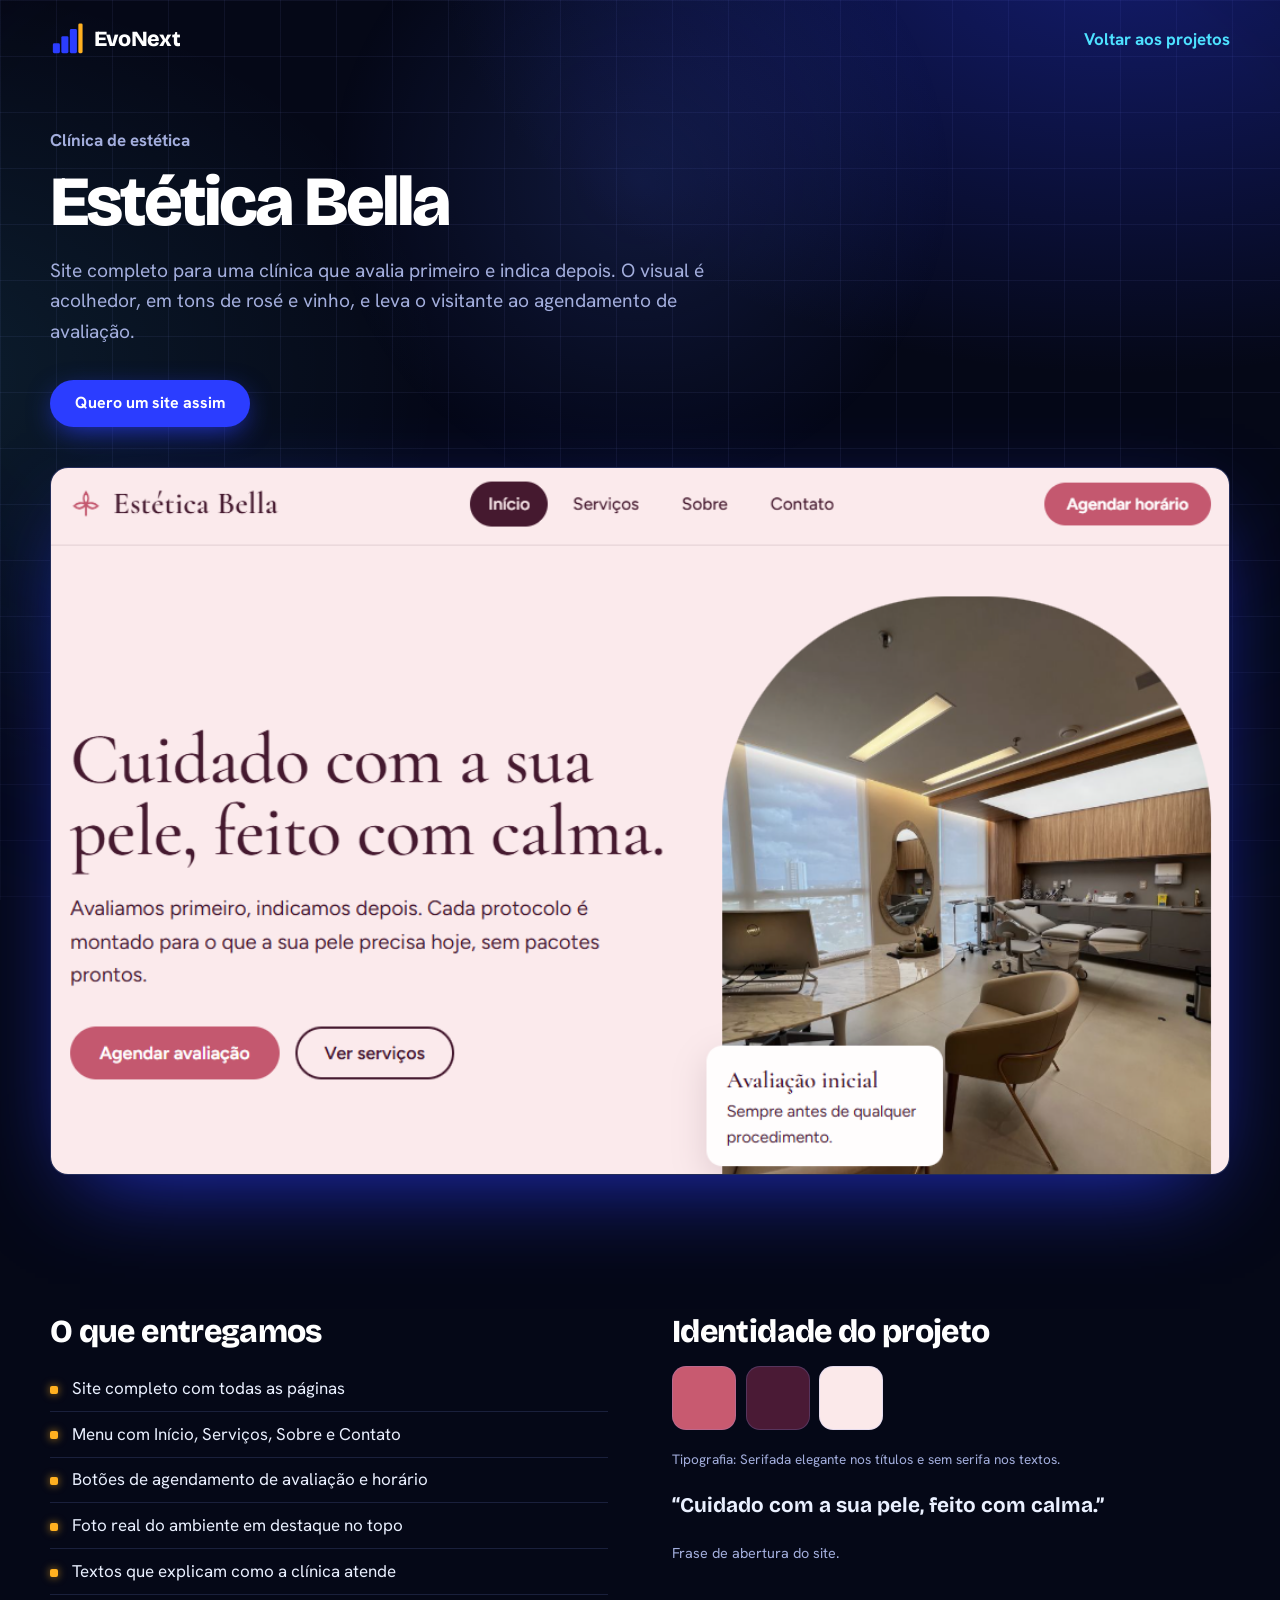
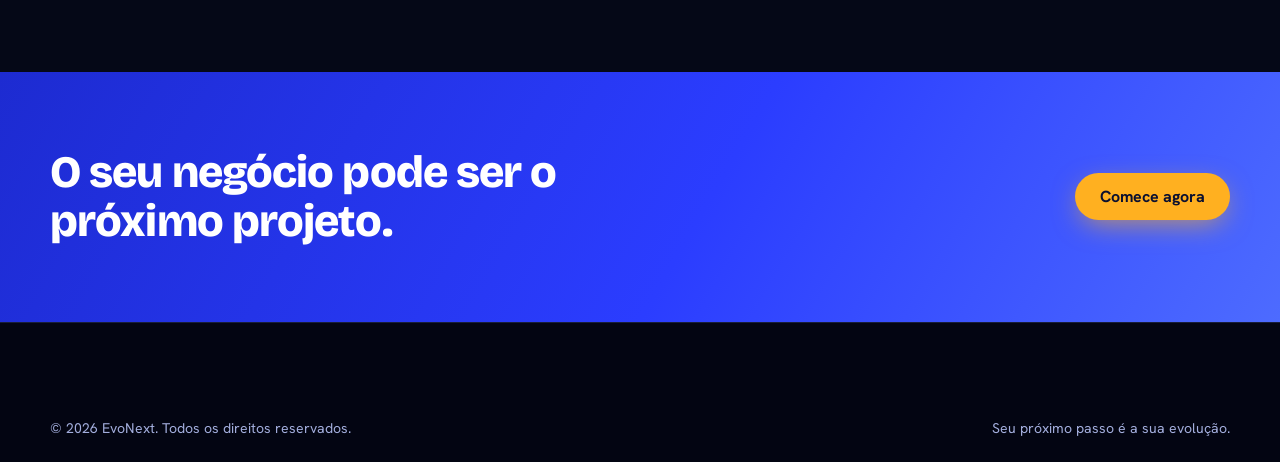
<file: estetica-bella/index.html>
<!DOCTYPE html>
<html lang="pt-BR">
<head>
  <meta charset="UTF-8">
  <meta name="viewport" content="width=device-width, initial-scale=1">
  <title>Estética Bella | Projeto EvoNext</title>
  <meta name="description" content="Estética Bella: Clínica de estética. Projeto de site desenvolvido pela EvoNext.">
  <link rel="icon" type="image/svg+xml" href="../images/favicon.svg">
  <link rel="preconnect" href="https://fonts.googleapis.com">
  <link rel="preconnect" href="https://fonts.gstatic.com" crossorigin>
  <link href="https://fonts.googleapis.com/css2?family=Bricolage+Grotesque:opsz,wght@12..96,500;12..96,700;12..96,800&family=Hanken+Grotesk:wght@400;500;600;700&display=swap" rel="stylesheet">
  <link rel="stylesheet" href="../css/style.css">
</head>
<body>
  <header class="case-top wrap">
    <div style="display:flex;justify-content:space-between;align-items:center;gap:1rem;flex-wrap:wrap">
      <a class="brand" href="../index.html" aria-label="EvoNext, página inicial"><img src="../images/logo.svg" alt="" width="34" height="34"><span>EvoNext</span></a>
      <a class="back" href="../index.html#projetos">Voltar aos projetos</a>
    </div>
  </header>

  <main>
    <section class="case-hero wrap">
      <p class="muted" style="font-weight:700;margin-bottom:.6rem">Clínica de estética</p>
      <h1>Estética Bella</h1>
      <p class="lead">Site completo para uma clínica que avalia primeiro e indica depois. O visual é acolhedor, em tons de rosé e vinho, e leva o visitante ao agendamento de avaliação.</p>
      <div class="cta-row" style="margin-bottom:2.5rem">
        <a class="btn btn-primary" data-whatsapp data-msg="Olá! Vi o projeto Estética Bella no site da EvoNext e quero um site assim." href="../index.html#contato">Quero um site assim</a>
        <!-- Quando o site estiver no ar, descomente a linha abaixo e cole o link:
        <a class="btn btn-ghost" href="COLE-O-LINK-DO-SITE-AQUI" target="_blank" rel="noopener">Abrir o site</a> -->
      </div>
      <div class="case-shot"><img src="../images/projetos/estetica-bella.png" alt="Página inicial do site Estética Bella" width="1200"></div>
    </section>

    <section class="wrap case-body">
      <div>
        <h2>O que entregamos</h2>
        <ul>
          <li>Site completo com todas as páginas</li>
          <li>Menu com Início, Serviços, Sobre e Contato</li>
          <li>Botões de agendamento de avaliação e horário</li>
          <li>Foto real do ambiente em destaque no topo</li>
          <li>Textos que explicam como a clínica atende</li>
        </ul>
      </div>
      <div>
        <h2>Identidade do projeto</h2>
        <div class="swatches" aria-label="Cores do projeto">
          <span class="swatch" style="background:#C85A70" title="#C85A70"></span>
          <span class="swatch" style="background:#4A1A35" title="#4A1A35"></span>
          <span class="swatch" style="background:#FBE9EA" title="#FBE9EA"></span>
        </div>
        <p class="swatch-label">Tipografia: Serifada elegante nos títulos e sem serifa nos textos.</p>
        <p style="margin-top:1.4rem;font:700 1.3rem/1.25 var(--f-display)">“Cuidado com a sua pele, feito com calma.”</p>
        <p class="case-note">Frase de abertura do site.</p>
      </div>
    </section>
  </main>

  <section class="case-cta">
    <div class="wrap cta-in">
      <h2>O seu negócio pode ser o próximo projeto.</h2>
      <a class="btn btn-amber" data-whatsapp data-msg="Olá! Quero conversar sobre um site para o meu negócio." href="../index.html#contato">Comece agora</a>
    </div>
  </section>

  <footer class="footer">
    <div class="wrap foot-base" style="border-top:0">
      <span>© <span id="ano">2026</span> EvoNext. Todos os direitos reservados.</span>
      <span>Seu próximo passo é a sua evolução.</span>
    </div>
  </footer>
  <script src="../js/main.js"></script>
</body>
</html>
</file>
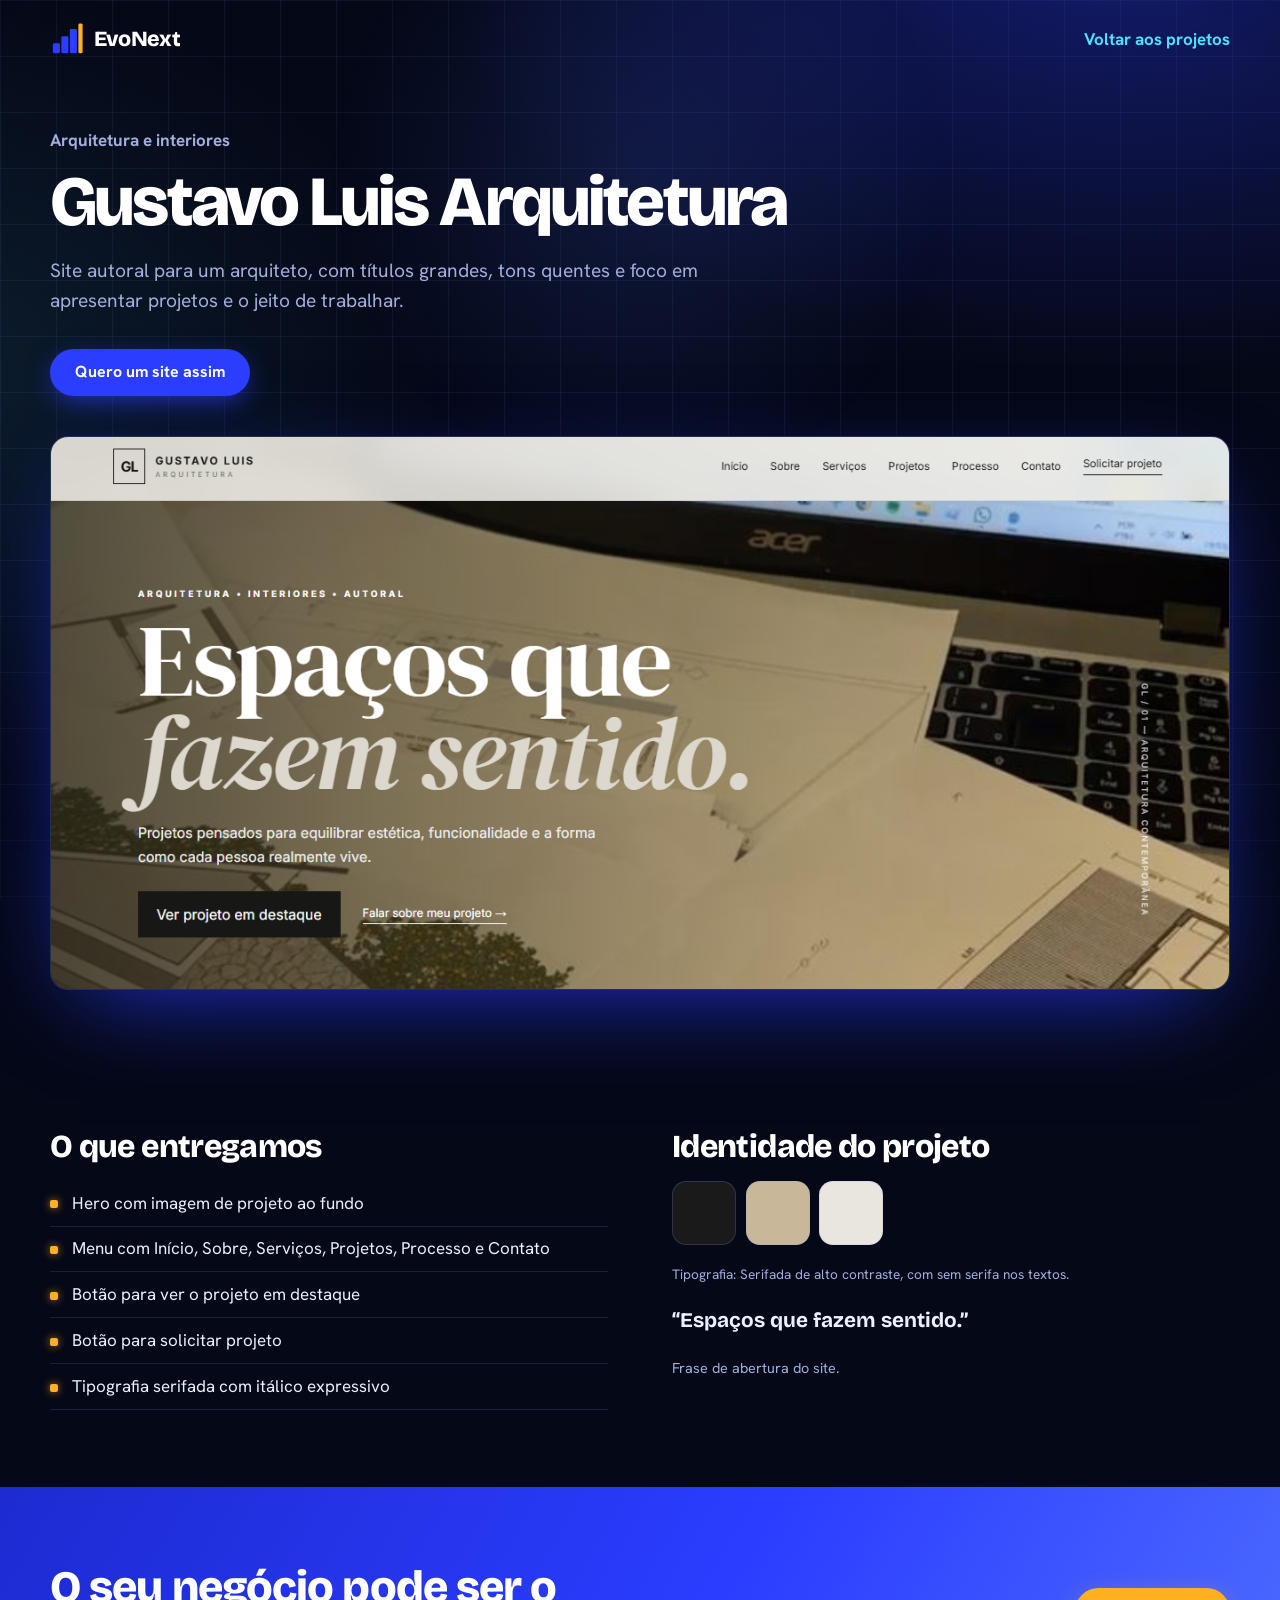
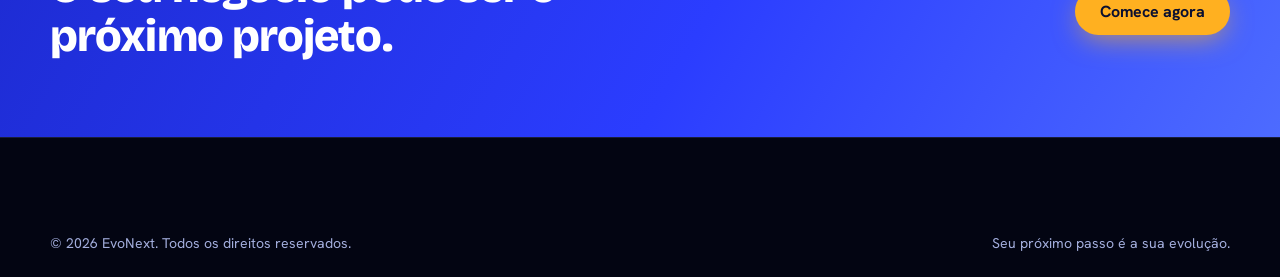
<file: gustavo-luis-arquitetura/index.html>
<!DOCTYPE html>
<html lang="pt-BR">
<head>
  <meta charset="UTF-8">
  <meta name="viewport" content="width=device-width, initial-scale=1">
  <title>Gustavo Luis Arquitetura | Projeto EvoNext</title>
  <meta name="description" content="Gustavo Luis Arquitetura: Arquitetura e interiores. Projeto de site desenvolvido pela EvoNext.">
  <link rel="icon" type="image/svg+xml" href="../images/favicon.svg">
  <link rel="preconnect" href="https://fonts.googleapis.com">
  <link rel="preconnect" href="https://fonts.gstatic.com" crossorigin>
  <link href="https://fonts.googleapis.com/css2?family=Bricolage+Grotesque:opsz,wght@12..96,500;12..96,700;12..96,800&family=Hanken+Grotesk:wght@400;500;600;700&display=swap" rel="stylesheet">
  <link rel="stylesheet" href="../css/style.css">
</head>
<body>
  <header class="case-top wrap">
    <div style="display:flex;justify-content:space-between;align-items:center;gap:1rem;flex-wrap:wrap">
      <a class="brand" href="../index.html" aria-label="EvoNext, página inicial"><img src="../images/logo.svg" alt="" width="34" height="34"><span>EvoNext</span></a>
      <a class="back" href="../index.html#projetos">Voltar aos projetos</a>
    </div>
  </header>

  <main>
    <section class="case-hero wrap">
      <p class="muted" style="font-weight:700;margin-bottom:.6rem">Arquitetura e interiores</p>
      <h1>Gustavo Luis Arquitetura</h1>
      <p class="lead">Site autoral para um arquiteto, com títulos grandes, tons quentes e foco em apresentar projetos e o jeito de trabalhar.</p>
      <div class="cta-row" style="margin-bottom:2.5rem">
        <a class="btn btn-primary" data-whatsapp data-msg="Olá! Vi o projeto Gustavo Luis Arquitetura no site da EvoNext e quero um site assim." href="../index.html#contato">Quero um site assim</a>
        <!-- Quando o site estiver no ar, descomente a linha abaixo e cole o link:
        <a class="btn btn-ghost" href="COLE-O-LINK-DO-SITE-AQUI" target="_blank" rel="noopener">Abrir o site</a> -->
      </div>
      <div class="case-shot"><img src="../images/projetos/gustavo-luis-arquitetura.png" alt="Página inicial do site Gustavo Luis Arquitetura" width="1200"></div>
    </section>

    <section class="wrap case-body">
      <div>
        <h2>O que entregamos</h2>
        <ul>
          <li>Hero com imagem de projeto ao fundo</li>
          <li>Menu com Início, Sobre, Serviços, Projetos, Processo e Contato</li>
          <li>Botão para ver o projeto em destaque</li>
          <li>Botão para solicitar projeto</li>
          <li>Tipografia serifada com itálico expressivo</li>
        </ul>
      </div>
      <div>
        <h2>Identidade do projeto</h2>
        <div class="swatches" aria-label="Cores do projeto">
          <span class="swatch" style="background:#1A1A1A" title="#1A1A1A"></span>
          <span class="swatch" style="background:#C9B79A" title="#C9B79A"></span>
          <span class="swatch" style="background:#E9E6DF" title="#E9E6DF"></span>
        </div>
        <p class="swatch-label">Tipografia: Serifada de alto contraste, com sem serifa nos textos.</p>
        <p style="margin-top:1.4rem;font:700 1.3rem/1.25 var(--f-display)">“Espaços que fazem sentido.”</p>
        <p class="case-note">Frase de abertura do site.</p>
      </div>
    </section>
  </main>

  <section class="case-cta">
    <div class="wrap cta-in">
      <h2>O seu negócio pode ser o próximo projeto.</h2>
      <a class="btn btn-amber" data-whatsapp data-msg="Olá! Quero conversar sobre um site para o meu negócio." href="../index.html#contato">Comece agora</a>
    </div>
  </section>

  <footer class="footer">
    <div class="wrap foot-base" style="border-top:0">
      <span>© <span id="ano">2026</span> EvoNext. Todos os direitos reservados.</span>
      <span>Seu próximo passo é a sua evolução.</span>
    </div>
  </footer>
  <script src="../js/main.js"></script>
</body>
</html>
</file>
<file: css/style.css>
/* ==========================================================
   EvoNext — folha de estilos (tema escuro / futurista)
   Identidade mantida: cobalto + âmbar + escada de crescimento
   Tipografia: Bricolage Grotesque (títulos) + Hanken Grotesk (texto)
   ========================================================== */

:root {
  --bg: #050817;
  --bg-2: #0A1030;
  --text: #EAF0FF;
  --text-soft: #A3AEDD;
  --cobalt: #2B3DFF;
  --cobalt-dark: #1D2BD1;
  --blue-light: #8B99FF;
  --cyan: #4DE1FF;
  --amber: #FFB020;
  --glass: rgba(255, 255, 255, .045);
  --glass-strong: rgba(255, 255, 255, .08);
  --stroke: rgba(140, 160, 255, .2);
  --line: rgba(140, 160, 255, .16);

  --f-display: "Bricolage Grotesque", "Trebuchet MS", "Segoe UI", sans-serif;
  --f-body: "Hanken Grotesk", "Segoe UI", system-ui, -apple-system, sans-serif;

  --wrap: 1180px;
  --header-h: 72px;
  --mx: 50vw;
  --my: 20vh;
}

/* ---------- base ---------- */
*, *::before, *::after { box-sizing: border-box; }
html { scroll-behavior: smooth; scroll-padding-top: calc(var(--header-h) + 12px); background: var(--bg); color-scheme: dark; }
body {
  position: relative; z-index: 0; margin: 0;
  font-family: var(--f-body); font-size: 1.0625rem; line-height: 1.6;
  color: var(--text); background: var(--bg);
  -webkit-font-smoothing: antialiased; overflow-x: hidden;
}

/* fundo fixo: brilhos + grade tecnológica */
body::before {
  content: ""; position: fixed; inset: 0; z-index: -2; pointer-events: none;
  background:
    radial-gradient(70rem 45rem at 88% -8%, rgba(43, 61, 255, .38), transparent 62%),
    radial-gradient(55rem 40rem at -8% 42%, rgba(77, 225, 255, .10), transparent 62%),
    radial-gradient(50rem 40rem at 60% 110%, rgba(43, 61, 255, .22), transparent 60%),
    linear-gradient(rgba(140, 160, 255, .075) 1px, transparent 1px) 0 0 / 56px 56px,
    linear-gradient(90deg, rgba(140, 160, 255, .075) 1px, transparent 1px) 0 0 / 56px 56px,
    var(--bg);
  -webkit-mask-image: radial-gradient(ellipse 120% 100% at 50% 30%, #000 45%, rgba(0, 0, 0, .35) 100%);
          mask-image: radial-gradient(ellipse 120% 100% at 50% 30%, #000 45%, rgba(0, 0, 0, .35) 100%);
}
/* luz que segue o mouse */
body::after {
  content: ""; position: fixed; inset: 0; z-index: -1; pointer-events: none;
  background: radial-gradient(520px circle at var(--mx) var(--my), rgba(77, 110, 255, .16), transparent 60%);
}

img { max-width: 100%; display: block; }
a { color: inherit; }
h1, h2, h3, h4 { font-family: var(--f-display); line-height: 1.08; margin: 0; letter-spacing: -.02em; color: #fff; }
h2 { font-size: clamp(1.9rem, 3.6vw, 3rem); font-weight: 800; max-width: 20ch; }
h3 { font-size: 1.3rem; font-weight: 700; }
p { margin: 0 0 1rem; max-width: 62ch; }
ul, ol { margin: 0; padding: 0; list-style: none; }

.wrap { width: min(var(--wrap), 100% - 2.5rem); margin-inline: auto; }
.muted { color: var(--text-soft); }
.grad { background: linear-gradient(100deg, #8B99FF 0%, var(--cyan) 55%, #fff 100%); -webkit-background-clip: text; background-clip: text; color: transparent; }
.sr { position: absolute; width: 1px; height: 1px; overflow: hidden; clip: rect(0 0 0 0); white-space: nowrap; }
.skip { position: absolute; left: -999px; top: 8px; background: #fff; color: var(--bg); padding: .6rem 1rem; border-radius: 8px; z-index: 100; }
.skip:focus { left: 8px; }
:focus-visible { outline: 3px solid var(--amber); outline-offset: 3px; border-radius: 6px; }

.progress { position: fixed; top: 0; left: 0; width: 100%; height: 3px; z-index: 80; transform: scaleX(0); transform-origin: left; background: linear-gradient(90deg, var(--cobalt), var(--cyan), var(--amber)); pointer-events: none; }

/* ---------- botões ---------- */
.btn {
  display: inline-flex; align-items: center; justify-content: center;
  padding: .9rem 1.5rem; border-radius: 999px; border: 1.5px solid transparent;
  font: 700 1rem/1 var(--f-body); text-decoration: none; cursor: pointer;
  transition: background-color .2s, color .2s, border-color .2s, box-shadow .25s, transform .2s;
}
.btn:hover { transform: translateY(-2px); }
.btn-primary { background: var(--cobalt); color: #fff; box-shadow: 0 0 0 0 rgba(43, 61, 255, .5), 0 8px 28px -6px rgba(43, 61, 255, .8); }
.btn-primary:hover { background: #4152FF; box-shadow: 0 0 0 4px rgba(43, 61, 255, .25), 0 10px 34px -4px rgba(77, 110, 255, .95); }
.btn-ghost { border-color: var(--stroke); color: #fff; background: var(--glass); backdrop-filter: blur(6px); }
.btn-ghost:hover { border-color: var(--blue-light); background: var(--glass-strong); }
.btn-amber { background: var(--amber); color: #0B1030; box-shadow: 0 8px 28px -6px rgba(255, 176, 32, .7); }
.btn-amber:hover { background: #ffc24d; box-shadow: 0 10px 34px -4px rgba(255, 176, 32, .9); }

/* ---------- header ---------- */
.site-header {
  position: sticky; top: 0; z-index: 50; height: var(--header-h);
  background: rgba(5, 8, 23, .6); backdrop-filter: blur(14px) saturate(140%);
  border-bottom: 1px solid transparent; transition: border-color .2s, background-color .2s;
}
.site-header.is-scrolled { border-color: var(--line); background: rgba(5, 8, 23, .82); }
.header-in { height: 100%; display: flex; align-items: center; justify-content: space-between; gap: 1.5rem; }
.brand { display: inline-flex; align-items: center; gap: .6rem; text-decoration: none; font: 800 1.35rem/1 var(--f-display); letter-spacing: -.03em; color: #fff; }
.nav { display: flex; align-items: center; gap: 1.6rem; }
.nav a:not(.btn) { text-decoration: none; font-weight: 500; font-size: .98rem; color: var(--text-soft); padding-block: .3rem; border-bottom: 2px solid transparent; transition: color .2s, border-color .2s; }
.nav a:not(.btn):hover { color: #fff; border-color: var(--cyan); }
.nav .btn { padding: .7rem 1.2rem; font-size: .95rem; }

.burger { display: none; width: 44px; height: 44px; border: 0; background: transparent; cursor: pointer; padding: 10px; }
.burger span { display: block; height: 2.5px; background: #fff; border-radius: 2px; margin: 5px 0; transition: transform .2s, opacity .2s; }
.burger[aria-expanded="true"] span:nth-child(1) { transform: translateY(7.5px) rotate(45deg); }
.burger[aria-expanded="true"] span:nth-child(2) { opacity: 0; }
.burger[aria-expanded="true"] span:nth-child(3) { transform: translateY(-7.5px) rotate(-45deg); }

/* ---------- seções ---------- */
.sec { padding-block: clamp(4rem, 9vw, 7.5rem); }
.sec-mist { background: linear-gradient(180deg, rgba(43, 61, 255, .10), rgba(43, 61, 255, .03)); border-block: 1px solid var(--line); }
.sec-head { margin-bottom: clamp(2rem, 4vw, 3.5rem); }
.sec-head h2 { margin-bottom: 1rem; }

.split { display: grid; grid-template-columns: 1fr 1.25fr; gap: clamp(2rem, 6vw, 5.5rem); align-items: start; }
.split-head { position: sticky; top: calc(var(--header-h) + 2rem); }
.split-head h2 { margin-bottom: 1.2rem; }

/* efeito de brilho que acompanha o mouse dentro dos cartões */
.glow { position: relative; }
.glow::after {
  content: ""; position: absolute; inset: 0; border-radius: inherit; pointer-events: none; opacity: 0; transition: opacity .3s;
  background: radial-gradient(360px circle at var(--x, 50%) var(--y, 50%), rgba(110, 130, 255, .22), transparent 55%);
}
.glow:hover::after { opacity: 1; }

/* revelar ao rolar */
.reveal { opacity: 0; transform: translateY(26px); transition: opacity .8s ease, transform .8s cubic-bezier(.2, .8, .2, 1); transition-delay: var(--d, 0s); }
.reveal.is-in { opacity: 1; transform: none; }

/* ---------- hero ---------- */
.hero { position: relative; padding-block: clamp(2.5rem, 6vw, 5rem) clamp(3rem, 7vw, 6rem); overflow: hidden; }
.hero-canvas { position: absolute; inset: 0; width: 100%; height: 100%; z-index: 0; pointer-events: none;
  -webkit-mask-image: linear-gradient(#000 70%, transparent); mask-image: linear-gradient(#000 70%, transparent); }
.hero-grid { position: relative; z-index: 1; display: grid; grid-template-columns: 1.05fr .95fr; gap: clamp(2rem, 5vw, 4.5rem); align-items: end; }
.chip { display: inline-flex; align-items: center; gap: .6rem; padding: .45rem .95rem; border-radius: 999px; border: 1px solid var(--stroke); background: var(--glass); backdrop-filter: blur(8px); font-size: .9rem; font-weight: 600; color: var(--text-soft); margin-bottom: 1.4rem; max-width: 100%; }
.dot { width: 8px; height: 8px; border-radius: 50%; background: var(--cyan); box-shadow: 0 0 0 0 rgba(77, 225, 255, .7); animation: pulse 2s infinite; }
@keyframes pulse { 70% { box-shadow: 0 0 0 9px rgba(77, 225, 255, 0); } 100% { box-shadow: 0 0 0 0 rgba(77, 225, 255, 0); } }
.hero h1 { font-size: clamp(2.8rem, 6.4vw, 5.6rem); font-weight: 800; letter-spacing: -.045em; line-height: .96; margin-bottom: 1.6rem; }
.lead { font-size: clamp(1.05rem, 1.5vw, 1.25rem); color: var(--text-soft); margin-bottom: 2rem; }
.cta-row { display: flex; flex-wrap: wrap; gap: .8rem; }

.stairs { position: relative; display: flex; align-items: flex-end; gap: 10px; height: clamp(340px, 46vw, 500px); }
.stairs::before { content: ""; position: absolute; inset: -15% -10% -5% -10%; z-index: -1; background: radial-gradient(closest-side, rgba(43, 61, 255, .45), transparent); filter: blur(30px); }
.step {
  position: relative; flex: 1; min-width: 0; display: flex; flex-direction: column; justify-content: flex-start; gap: .25rem;
  padding: 1rem .9rem; border-radius: 14px 14px 4px 4px; overflow: hidden; color: #fff;
  animation: rise .9s cubic-bezier(.2, .8, .2, 1) both; transition: transform .3s, filter .3s;
}
.step:hover { transform: translateY(-8px); filter: brightness(1.15); }
.step b { font: 700 1.05rem/1.1 var(--f-display); }
.step span { font-size: .85rem; line-height: 1.3; opacity: .9; overflow-wrap: anywhere; }
.s1 { height: 34%; background: linear-gradient(180deg, rgba(139, 153, 255, .38), rgba(139, 153, 255, .07)); border: 1px solid rgba(139, 153, 255, .45); animation-delay: .1s; }
.s2 { height: 56%; background: linear-gradient(180deg, rgba(90, 110, 255, .7), rgba(90, 110, 255, .12)); border: 1px solid rgba(110, 130, 255, .6); animation-delay: .3s; }
.s3 { height: 78%; background: linear-gradient(180deg, #4152FF, #1D2BD1); box-shadow: 0 0 42px rgba(43, 61, 255, .55); animation-delay: .5s; }
.s4 { height: 100%; background: linear-gradient(180deg, #FFC85A, var(--amber)); color: #0B1030; box-shadow: 0 0 56px rgba(255, 176, 32, .45); animation-delay: .7s; }
.next {
  align-self: flex-start; font: 700 .78rem/1 var(--f-body); font-style: normal;
  background: #050817; color: #fff; padding: .35rem .6rem; border-radius: 10px; margin-bottom: .5rem; line-height: 1.15;
}
@keyframes rise { from { height: 0; } }

/* ---------- faixa de tecnologias ---------- */
.marquee { overflow: hidden; border-block: 1px solid var(--line); background: rgba(255, 255, 255, .03); padding-block: 1rem; -webkit-mask-image: linear-gradient(90deg, transparent, #000 8%, #000 92%, transparent); mask-image: linear-gradient(90deg, transparent, #000 8%, #000 92%, transparent); }
.marquee-track { display: flex; width: max-content; animation: slide 38s linear infinite; }
.marquee:hover .marquee-track { animation-play-state: paused; }
.marquee span { display: inline-flex; align-items: center; white-space: nowrap; font: 700 1.05rem/1 var(--f-display); letter-spacing: .02em; color: var(--text-soft); padding-right: 2.2rem; }
.marquee span::after { content: ""; width: 8px; height: 8px; margin-left: 2.2rem; background: var(--cobalt); transform: rotate(45deg); box-shadow: 0 0 10px var(--cobalt); }
.marquee span:nth-child(3n)::after { background: var(--amber); box-shadow: 0 0 10px var(--amber); }
@keyframes slide { to { transform: translateX(-50%); } }

/* ---------- serviços (acordeão) ---------- */
.acc { border-top: 1px solid var(--line); }
.acc details { border-bottom: 1px solid var(--line); transition: background-color .25s; }
.acc details[open] { background: linear-gradient(90deg, rgba(43, 61, 255, .10), transparent); }
.acc summary {
  display: flex; align-items: center; gap: 1rem; padding: 1.35rem .5rem; cursor: pointer; list-style: none; color: #fff;
  font: 700 clamp(1.15rem, 2vw, 1.5rem)/1.2 var(--f-display); letter-spacing: -.01em;
}
.acc summary::-webkit-details-marker { display: none; }
.acc summary svg { width: 36px; height: 36px; flex: none; padding: 7px; border-radius: 10px; background: rgba(43, 61, 255, .2); border: 1px solid var(--stroke); stroke: var(--blue-light); fill: none; stroke-width: 1.8; stroke-linecap: round; stroke-linejoin: round; transition: background-color .2s, stroke .2s, box-shadow .2s; }
.acc summary::after { content: "+"; margin-left: auto; font: 500 1.8rem/1 var(--f-body); color: var(--cyan); transition: transform .2s; }
.acc summary:hover svg { box-shadow: 0 0 18px rgba(43, 61, 255, .7); }
.acc details[open] summary::after { transform: rotate(45deg); }
.acc details[open] summary svg { background: var(--cobalt); stroke: #fff; box-shadow: 0 0 20px rgba(43, 61, 255, .8); }
.acc-body { padding: 0 .5rem 1.6rem calc(36px + 1rem + .5rem); color: var(--text-soft); }
.acc-body ul { display: grid; gap: .35rem; color: var(--text); }
.acc-body li { position: relative; padding-left: 1.2rem; }
.acc-body li::before { content: ""; position: absolute; left: 0; top: .72em; width: 7px; height: 7px; border-radius: 2px; background: var(--amber); box-shadow: 0 0 8px rgba(255, 176, 32, .7); }

/* ---------- sobre ---------- */
.about { display: grid; grid-template-columns: 1.1fr 1fr; gap: clamp(2rem, 6vw, 5rem); align-items: center; }
.about h2 { margin-bottom: 1.5rem; }
.about p { color: var(--text-soft); }
.quote-lema { font: 700 clamp(1.3rem, 2.2vw, 1.7rem)/1.25 var(--f-display); margin-top: 1.8rem; background: linear-gradient(100deg, #8B99FF, var(--cyan)); -webkit-background-clip: text; background-clip: text; color: transparent !important; }
.pillars { display: grid; gap: 1.6rem; margin: 0; }
.pillars div { padding: 1.1rem 1.3rem; border-left: 3px solid var(--cobalt); background: var(--glass); border-radius: 0 14px 14px 0; box-shadow: -8px 0 24px -10px rgba(43, 61, 255, .8); }
.pillars div:nth-child(3) { border-color: var(--amber); box-shadow: -8px 0 24px -10px rgba(255, 176, 32, .8); }
.pillars dt { font: 700 1.2rem/1.2 var(--f-display); margin-bottom: .3rem; color: #fff; }
.pillars dd { margin: 0; color: var(--text-soft); }

/* ---------- sócios ---------- */
.people { display: grid; grid-template-columns: 1fr 1fr; gap: 1.5rem; }
.person { display: grid; grid-template-columns: 190px 1fr; gap: 1.5rem; padding: 1.5rem; background: var(--glass); border: 1px solid var(--stroke); border-radius: 22px; backdrop-filter: blur(10px); align-items: start; transition: border-color .3s, transform .3s; }
.person:hover { border-color: rgba(139, 153, 255, .5); transform: translateY(-4px); }
.avatar { position: relative; aspect-ratio: 4 / 5; border-radius: 16px; background: rgba(43, 61, 255, .2); overflow: hidden; display: grid; place-items: center; box-shadow: 0 0 0 1px var(--stroke), 0 12px 30px -10px rgba(43, 61, 255, .6); }
.avatar::before { content: attr(data-initials); font: 800 2.6rem/1 var(--f-display); color: var(--blue-light); }
.avatar img { position: absolute; inset: 0; width: 100%; height: 100%; object-fit: cover; }
.person h3 { font-size: 1.5rem; }
.role { color: var(--cyan); font-weight: 700; margin: .15rem 0 .8rem; }
.person p:not(.role) { color: var(--text-soft); font-size: .98rem; }
.tags { display: flex; flex-wrap: wrap; gap: .4rem; }
.tags li { font-size: .82rem; font-weight: 600; padding: .3rem .7rem; border-radius: 999px; background: rgba(43, 61, 255, .18); border: 1px solid var(--stroke); color: #D5DBFF; }

/* ---------- números ---------- */
.numbers { padding-block: clamp(3rem, 6vw, 4.5rem); background: linear-gradient(120deg, rgba(43, 61, 255, .55), rgba(29, 43, 209, .25) 60%, rgba(77, 225, 255, .18)); border-block: 1px solid var(--stroke); }
.num-grid { display: grid; grid-template-columns: repeat(4, minmax(0, 1fr)); gap: 1.25rem; }
.num { text-align: center; padding: clamp(1.4rem, 3vw, 2.2rem) 1rem; border-radius: 24px; background: rgba(5, 8, 23, .45); border: 1px solid rgba(160, 175, 255, .28); backdrop-filter: blur(10px); }
.num strong { display: block; font: 800 clamp(2.6rem, 5.4vw, 4.4rem)/1 var(--f-display); letter-spacing: -.03em; color: #fff; text-shadow: 0 0 30px rgba(120, 140, 255, .7); font-variant-numeric: tabular-nums; }
.num span { display: block; margin: .6rem auto 0; max-width: 16ch; font-weight: 600; color: var(--text-soft); }
.num:last-child strong { color: var(--amber); text-shadow: 0 0 30px rgba(255, 176, 32, .6); }

/* ---------- processo ---------- */
.process { display: grid; grid-template-columns: repeat(3, 1fr); gap: 1.25rem; align-items: end; }
.process li { padding: 1.6rem; border-radius: 18px 18px 6px 6px; color: #fff; }
.process li:nth-child(1) { background: linear-gradient(180deg, rgba(139, 153, 255, .3), rgba(139, 153, 255, .05)); border: 1px solid rgba(139, 153, 255, .4); min-height: 250px; }
.process li:nth-child(2) { background: linear-gradient(180deg, rgba(90, 110, 255, .6), rgba(90, 110, 255, .1)); border: 1px solid rgba(110, 130, 255, .55); min-height: 310px; }
.process li:nth-child(3) { background: linear-gradient(180deg, #4152FF, #1D2BD1); box-shadow: 0 0 46px rgba(43, 61, 255, .5); min-height: 370px; }
.p-n { display: inline-grid; place-items: center; width: 42px; height: 42px; border-radius: 50%; background: #050817; border: 1px solid var(--stroke); color: #fff; font: 800 1.1rem/1 var(--f-display); margin-bottom: 1.2rem; }
.process li:nth-child(3) .p-n { background: var(--amber); color: #0B1030; border: 0; box-shadow: 0 0 20px rgba(255, 176, 32, .6); }
.process h3 { margin-bottom: .6rem; }
.process p { margin: 0; font-size: 1rem; color: rgba(255, 255, 255, .86); }

/* ---------- diferenciais ---------- */
.reasons { display: grid; grid-template-columns: 1fr 1fr; gap: 1.25rem; }
.reasons div { padding: 1.8rem; border-radius: 20px; background: var(--glass); border: 1px solid var(--stroke); backdrop-filter: blur(8px); transition: border-color .3s, transform .3s; }
.reasons div:hover { border-color: rgba(139, 153, 255, .5); transform: translateY(-4px); }
.reasons h3 { font-size: clamp(1.3rem, 2.2vw, 1.7rem); margin-bottom: .6rem; }
.reasons h3::before { content: ""; display: block; width: 34px; height: 4px; border-radius: 2px; margin-bottom: 1rem; background: linear-gradient(90deg, var(--cobalt), var(--cyan)); box-shadow: 0 0 14px rgba(43, 61, 255, .9); }
.reasons p { margin: 0; color: var(--text-soft); }

/* ---------- CTA ---------- */
.cta-band { position: relative; overflow: hidden; padding-block: clamp(3.5rem, 8vw, 6rem); background: linear-gradient(120deg, #1D2BD1, #2B3DFF 55%, #4D6BFF); }
.cta-band::before { content: ""; position: absolute; inset: 0; background: linear-gradient(rgba(255, 255, 255, .09) 1px, transparent 1px) 0 0 / 44px 44px, linear-gradient(90deg, rgba(255, 255, 255, .09) 1px, transparent 1px) 0 0 / 44px 44px; -webkit-mask-image: linear-gradient(90deg, transparent, #000); mask-image: linear-gradient(90deg, transparent, #000); }
.cta-in { position: relative; display: flex; align-items: center; justify-content: space-between; gap: 2rem; flex-wrap: wrap; }
.cta-in h2 { max-width: 22ch; font-size: clamp(2rem, 4.6vw, 3.6rem); }

/* ---------- projetos ---------- */
.projects { display: grid; grid-template-columns: repeat(6, 1fr); gap: 2.2rem 1.5rem; }
.proj { grid-column: span 2; display: block; text-decoration: none; perspective: 900px; }
.proj-lg { grid-column: span 3; }
.shot { aspect-ratio: 16 / 10; border-radius: 14px; overflow: hidden; background: var(--bg-2); border: 1px solid var(--stroke); box-shadow: 0 20px 40px -22px rgba(0, 0, 0, .9); transition: transform .25s ease-out, box-shadow .3s, border-color .3s; transform-style: preserve-3d; will-change: transform; }
.proj:hover .shot { border-color: rgba(139, 153, 255, .7); box-shadow: 0 0 0 1px rgba(139, 153, 255, .4), 0 24px 60px -18px rgba(43, 61, 255, .8); }
.shot img { width: 100%; height: 100%; object-fit: cover; object-position: center top; transition: transform .5s cubic-bezier(.2, .8, .2, 1); }
.proj:hover .shot img { transform: scale(1.05); }
.proj:nth-child(4) .shot img, .proj:nth-child(5) .shot img { object-position: left top; } /* prints mais largos: mostra o lado do título */
.proj-info { padding-top: 1rem; }
.proj-info h3 { margin-bottom: .3rem; }
.proj-info p { color: var(--text-soft); font-size: .98rem; margin-bottom: .6rem; }
.link { font-weight: 700; color: var(--cyan); border-bottom: 2px solid var(--amber); padding-bottom: 1px; }
.proj:hover .link { border-color: var(--cyan); }

/* ---------- depoimentos ---------- */
.quotes { display: grid; grid-template-columns: 1.3fr 1fr; grid-template-rows: auto auto; gap: 1.5rem; }
.quote { margin: 0; padding: 1.8rem; background: var(--glass); border: 1px solid var(--stroke); backdrop-filter: blur(10px); border-radius: 22px; display: flex; flex-direction: column; justify-content: space-between; gap: 1.5rem; }
.quote-lg { grid-row: span 2; background: linear-gradient(140deg, #2B3DFF, #1A1F8F 70%, #0B1030); border: 1px solid rgba(160, 175, 255, .4); padding: clamp(1.8rem, 4vw, 3rem); box-shadow: 0 20px 60px -25px rgba(43, 61, 255, .9); }
.quote blockquote { margin: 0; font: 500 1.15rem/1.45 var(--f-display); letter-spacing: -.01em; color: #fff; }
.quote-lg blockquote { font-size: clamp(1.5rem, 2.8vw, 2.2rem); font-weight: 700; line-height: 1.2; }
.quote figcaption { font-size: .95rem; display: flex; flex-wrap: wrap; align-items: center; gap: .3rem .6rem; color: var(--text-soft); }
.quote-lg figcaption { color: rgba(255, 255, 255, .82); }
.quote figcaption b { color: #fff; font-size: 1.05rem; }
.demo { font-style: normal; font-size: .75rem; font-weight: 700; padding: .2rem .55rem; border-radius: 999px; background: var(--amber); color: #0B1030; }

/* ---------- newsletter ---------- */
.news { padding-block: clamp(3rem, 6vw, 4.5rem); border-top: 1px solid var(--line); }
.news-in { display: grid; grid-template-columns: 1.2fr 1fr; gap: 2rem; align-items: center; }
.news h2 { font-size: clamp(1.6rem, 3vw, 2.3rem); max-width: 24ch; }
.news-form { display: grid; grid-template-columns: 1fr auto; gap: .6rem; }
.news-form .form-msg { grid-column: 1 / -1; }
input, select, textarea {
  width: 100%; font: 500 1rem/1.4 var(--f-body); color: #fff; background: rgba(255, 255, 255, .06);
  border: 1.5px solid var(--stroke); border-radius: 12px; padding: .85rem 1rem;
}
input::placeholder, textarea::placeholder { color: rgba(163, 174, 221, .7); }
select option { background: #0A1030; color: #fff; }
input:focus, select:focus, textarea:focus { outline: none; border-color: var(--cyan); box-shadow: 0 0 0 3px rgba(77, 225, 255, .2); }
.news-form input { border-radius: 999px; padding-inline: 1.3rem; }

/* ---------- contato ---------- */
.contact-list { display: grid; gap: .9rem; margin-top: 2rem; }
.contact-list li { display: grid; gap: .1rem; }
.contact-list span { font-size: .85rem; font-weight: 600; color: var(--text-soft); }
.contact-list a, .contact-list em { font: 700 1.15rem/1.3 var(--f-display); font-style: normal; text-decoration: none; color: #fff; }
.contact-list a:hover { color: var(--cyan); }
.form { display: grid; gap: 1.1rem; padding: clamp(1.4rem, 3vw, 2.2rem); background: var(--glass); border: 1px solid var(--stroke); border-radius: 24px; backdrop-filter: blur(12px); box-shadow: 0 30px 80px -40px rgba(43, 61, 255, .9); }
.field { display: grid; gap: .4rem; }
.field label { font-weight: 700; font-size: .95rem; }
textarea { resize: vertical; }
.form .btn { justify-self: start; }
.form-msg { margin: 0; min-height: 1.4em; font-weight: 600; font-size: .95rem; }
.form-msg.is-error { color: #FF8A80; }
.form-msg.is-ok { color: #5BE49B; }
input.is-invalid { border-color: #FF8A80; }

/* ---------- rodapé ---------- */
.footer { background: #030512; border-top: 1px solid var(--line); color: var(--text-soft); padding-top: clamp(3rem, 6vw, 4.5rem); font-size: .98rem; }
.foot-grid { display: grid; grid-template-columns: 1.4fr 1fr 1.2fr 1.2fr; gap: 2rem; padding-bottom: 3rem; }
.foot-brand p { margin-top: 1rem; max-width: 28ch; }
.footer h4 { font: 700 1rem/1 var(--f-display); color: #fff; margin-bottom: 1rem; letter-spacing: 0; }
.footer nav, .foot-grid > div:not(.foot-brand) { display: flex; flex-direction: column; gap: .5rem; align-items: flex-start; }
.footer a { text-decoration: none; }
.footer a:hover { color: var(--cyan); }
.foot-base { display: flex; justify-content: space-between; flex-wrap: wrap; gap: .6rem 2rem; padding-block: 1.4rem; border-top: 1px solid var(--line); font-size: .88rem; }

.wa-float {
  position: fixed; right: 1.2rem; bottom: 1.2rem; z-index: 60; width: 58px; height: 58px; display: grid; place-items: center;
  border-radius: 50%; background: #1FAF54; box-shadow: 0 0 0 0 rgba(31, 175, 84, .6), 0 6px 22px rgba(0, 0, 0, .5); transition: transform .2s; animation: waPulse 2.6s infinite;
}
.wa-float:hover { transform: scale(1.08); }
.wa-float svg { width: 30px; height: 30px; fill: none; stroke: #fff; stroke-width: 1.9; stroke-linecap: round; stroke-linejoin: round; }
@keyframes waPulse { 70% { box-shadow: 0 0 0 16px rgba(31, 175, 84, 0), 0 6px 22px rgba(0, 0, 0, .5); } 100% { box-shadow: 0 0 0 0 rgba(31, 175, 84, 0), 0 6px 22px rgba(0, 0, 0, .5); } }

/* ==========================================================
   Páginas de projeto (cases)
   ========================================================== */
.case-top { padding-block: 1.4rem; }
.back { display: inline-flex; align-items: center; gap: .4rem; text-decoration: none; font-weight: 700; color: var(--cyan); }
.back:hover { text-decoration: underline; }
.case-hero { padding-block: clamp(1.5rem, 4vw, 3rem) clamp(2rem, 5vw, 4rem); }
.case-hero h1 { font-size: clamp(2.4rem, 5.5vw, 4.6rem); font-weight: 800; letter-spacing: -.04em; margin-bottom: 1rem; }
.case-hero .lead { max-width: 60ch; }
.case-shot { border-radius: 18px; overflow: hidden; border: 1px solid var(--stroke); background: var(--bg-2); box-shadow: 0 30px 90px -30px rgba(43, 61, 255, .8); }
.case-shot img { width: 100%; height: auto; }
.case-body { display: grid; grid-template-columns: 1fr 1fr; gap: clamp(2rem, 5vw, 4rem); padding-block: clamp(3rem, 6vw, 5rem); }
.case-body h2 { font-size: clamp(1.5rem, 2.6vw, 2rem); margin-bottom: 1rem; }
.case-body li { position: relative; padding: .55rem 0 .55rem 1.4rem; border-bottom: 1px solid var(--line); }
.case-body li::before { content: ""; position: absolute; left: 0; top: 1.15em; width: 8px; height: 8px; border-radius: 2px; background: var(--amber); box-shadow: 0 0 8px rgba(255, 176, 32, .7); }
.swatches { display: flex; gap: .6rem; flex-wrap: wrap; margin-bottom: 1.2rem; }
.swatch { width: 64px; height: 64px; border-radius: 14px; border: 1px solid var(--stroke); }
.swatch-label { font-size: .85rem; color: var(--text-soft); }
.case-cta { background: linear-gradient(120deg, #1D2BD1, #2B3DFF 55%, #4D6BFF); padding-block: clamp(3rem, 6vw, 5rem); }
.case-cta .cta-in h2 { font-size: clamp(1.8rem, 3.6vw, 2.8rem); }
.case-note { margin: 1.4rem 0 0; font-size: .9rem; color: var(--text-soft); }

/* ---------- responsivo ---------- */
@media (max-width: 960px) {
  .hero-grid, .split, .about, .news-in, .case-body { grid-template-columns: minmax(0, 1fr); }
  .split-head { position: static; }
  .stairs { height: 380px; }
  .people { grid-template-columns: 1fr; }
  .num-grid { grid-template-columns: repeat(2, minmax(0, 1fr)); }
  .process { grid-template-columns: 1fr; align-items: stretch; }
  .process li { min-height: 0 !important; }
  .projects { grid-template-columns: 1fr 1fr; }
  .proj, .proj-lg { grid-column: span 1; }
  .quotes { grid-template-columns: 1fr; }
  .quote-lg { grid-row: auto; }
  .foot-grid { grid-template-columns: 1fr 1fr; }
}

@media (max-width: 860px) {
  .burger { display: block; }
  .nav {
    position: absolute; top: var(--header-h); left: 0; right: 0; flex-direction: column; align-items: stretch; gap: 0;
    background: rgba(5, 8, 23, .96); border-bottom: 1px solid var(--line); padding: .5rem 1.25rem 1.25rem;
    transform: translateY(-8px); opacity: 0; visibility: hidden; transition: opacity .2s, transform .2s, visibility .2s;
  }
  .nav.is-open { transform: none; opacity: 1; visibility: visible; }
  .nav a:not(.btn) { padding: .9rem 0; border-bottom: 1px solid var(--line); }
  .nav .btn { margin-top: 1rem; }
}

@media (max-width: 620px) {
  .person { grid-template-columns: 1fr; }
  .avatar { max-width: 220px; }
  .projects { grid-template-columns: minmax(0, 1fr); }
  .reasons { grid-template-columns: 1fr; }
  .news-form { grid-template-columns: 1fr; }
  .foot-grid { grid-template-columns: 1fr; }
  .acc-body { padding-left: .5rem; }
  .stairs { gap: 6px; height: 340px; }
  .step { padding: .8rem .55rem; }
  .step b { font-size: .92rem; }
  .step span { font-size: .7rem; }
  .chip { border-radius: 18px; }
  .next { font-size: .68rem; padding: .3rem .5rem; }
}

@media (prefers-reduced-motion: reduce) {
  html { scroll-behavior: auto; }
  .step, .marquee-track, .dot, .wa-float { animation: none; }
  .reveal { opacity: 1; transform: none; }
  * { transition-duration: .01ms !important; }
}
</file>
